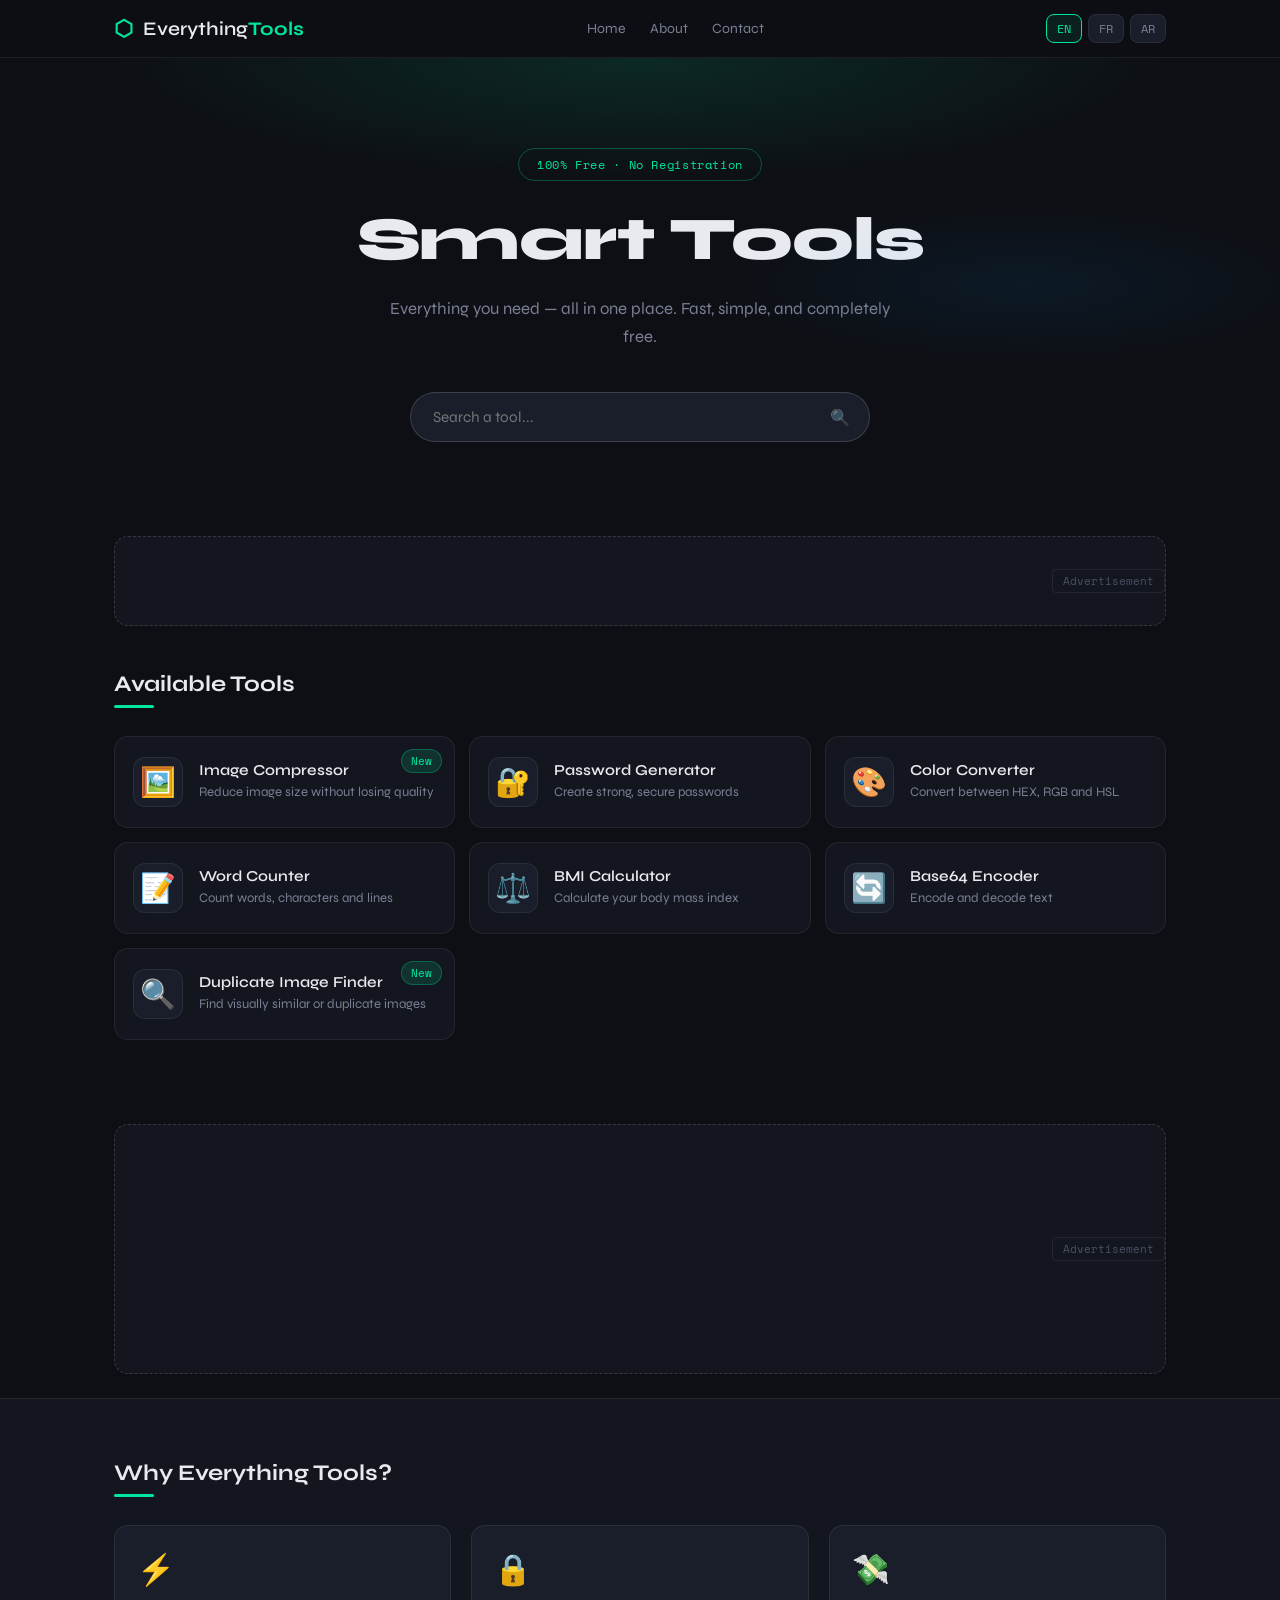
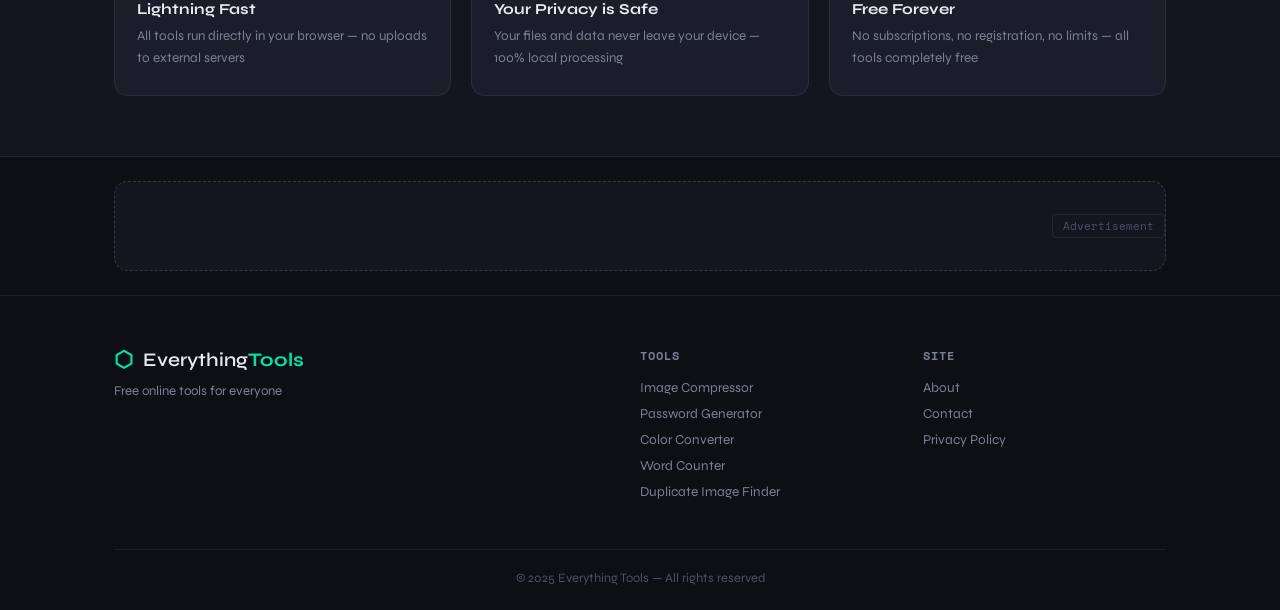
<file: index.html>
<!DOCTYPE html>
<html lang="en" dir="ltr">
<head>
  <meta charset="UTF-8">
  <meta name="viewport" content="width=device-width, initial-scale=1.0">
  <meta name="description" content="Everything Tools — Free online tools: image compressor, password generator, color converter and more">
  <title>Everything Tools — Free Online Tools</title>
  <!-- Google AdSense -->
  <script async src="https://pagead2.googlesyndication.com/pagead/js/adsbygoogle.js?client=ca-pub-XXXXXXXXXXXXXXXX" crossorigin="anonymous"></script>
  <link rel="stylesheet" href="css/style.css">
  <link rel="preconnect" href="https://fonts.googleapis.com">
  <link href="https://fonts.googleapis.com/css2?family=IBM+Plex+Sans+Arabic:wght@300;400;500;600&family=Space+Mono:wght@400;700&family=Syne:wght@400;600;700;800&display=swap" rel="stylesheet">
</head>
<body>

  <!-- HEADER -->
  <header class="header">
    <div class="container">
      <div class="logo">
        <span class="logo-icon">⬡</span>
        <span class="logo-text">Everything<strong>Tools</strong></span>
      </div>
      <nav class="nav" id="mainNav">
        <a href="index.html" data-i18n="nav.home">Home</a>
        <a href="pages/about.html" data-i18n="nav.about">About</a>
        <a href="pages/contact.html" data-i18n="nav.contact">Contact</a>
      </nav>
      <div class="lang-switcher">
        <button onclick="setLang('en')" class="lang-btn" id="btn-en">EN</button>
        <button onclick="setLang('fr')" class="lang-btn" id="btn-fr">FR</button>
        <button onclick="setLang('ar')" class="lang-btn" id="btn-ar">AR</button>
      </div>
    </div>
  </header>

  <!-- HERO -->
  <section class="hero">
    <div class="hero-bg"></div>
    <div class="container">
      <div class="hero-badge" data-i18n="hero.badge">100% Free · No Registration</div>
      <h1 class="hero-title" data-i18n="hero.title.1">Smart Tools<br><span class="accent" data-i18n="hero.title.2">At Your Fingertips</span></h1>
      <p class="hero-sub" data-i18n="hero.sub">Everything you need — all in one place. Fast, simple, and completely free.</p>
      <div class="search-bar">
        <input type="text" id="searchInput" data-i18n-placeholder="hero.search" placeholder="Search a tool..." oninput="filterTools(this.value)">
        <span class="search-icon">🔍</span>
      </div>
    </div>
  </section>


  <!-- AD BANNER — Top -->
  <div class="container">
    <div class="ad-slot ad-banner" id="ad-top">
      <ins class="adsbygoogle"
           style="display:block"
           data-ad-client="ca-pub-XXXXXXXXXXXXXXXX"
           data-ad-slot="AAAAAAAAAA"
           data-ad-format="auto"
           data-full-width-responsive="true"></ins>
      <script>(adsbygoogle = window.adsbygoogle || []).push({});</script>
      <span class="ad-label">Advertisement</span>
    </div>
  </div>

  <!-- TOOLS GRID -->
  <section class="tools-section">
    <div class="container">
      <h2 class="section-title" data-i18n="tools.title">Available Tools</h2>
      <div class="tools-grid" id="toolsGrid">

        <a href="tools/image-compressor.html" class="tool-card" data-tags="image compress photo optimize">
          <div class="tool-icon">🖼️</div>
          <div class="tool-info">
            <h3 data-i18n="tool.compressor.name">Image Compressor</h3>
            <p data-i18n="tool.compressor.desc">Reduce image size without losing quality</p>
          </div>
          <span class="tool-badge" data-i18n="badge.new">New</span>
        </a>

        <a href="tools/password-generator.html" class="tool-card" data-tags="password security generate">
          <div class="tool-icon">🔐</div>
          <div class="tool-info">
            <h3 data-i18n="tool.password.name">Password Generator</h3>
            <p data-i18n="tool.password.desc">Create strong, secure passwords</p>
          </div>
        </a>

        <a href="tools/color-converter.html" class="tool-card" data-tags="color convert hex rgb hsl">
          <div class="tool-icon">🎨</div>
          <div class="tool-info">
            <h3 data-i18n="tool.color.name">Color Converter</h3>
            <p data-i18n="tool.color.desc">Convert between HEX, RGB and HSL</p>
          </div>
        </a>

        <a href="tools/word-counter.html" class="tool-card" data-tags="word count text characters">
          <div class="tool-icon">📝</div>
          <div class="tool-info">
            <h3 data-i18n="tool.wordcount.name">Word Counter</h3>
            <p data-i18n="tool.wordcount.desc">Count words, characters and lines</p>
          </div>
        </a>

        <a href="tools/bmi-calculator.html" class="tool-card" data-tags="bmi body weight health">
          <div class="tool-icon">⚖️</div>
          <div class="tool-info">
            <h3 data-i18n="tool.bmi.name">BMI Calculator</h3>
            <p data-i18n="tool.bmi.desc">Calculate your body mass index</p>
          </div>
        </a>

        <a href="tools/base64.html" class="tool-card" data-tags="base64 encode decode text">
          <div class="tool-icon">🔄</div>
          <div class="tool-info">
            <h3 data-i18n="tool.base64.name">Base64 Encoder</h3>
            <p data-i18n="tool.base64.desc">Encode and decode text</p>
          </div>
        </a>

        <a href="tools/duplicate-finder.html" class="tool-card" data-tags="duplicate image finder photo similar">
          <div class="tool-icon">🔍</div>
          <div class="tool-info">
            <h3 data-i18n="tool.dupfinder.name">Duplicate Image Finder</h3>
            <p data-i18n="tool.dupfinder.desc">Find visually similar or duplicate images</p>
          </div>
          <span class="tool-badge" data-i18n="badge.new">New</span>
        </a>

      </div>
    </div>
  </section>


  <!-- AD BANNER — Middle -->
  <div class="container">
    <div class="ad-slot ad-banner-tall" id="ad-mid">
      <ins class="adsbygoogle"
           style="display:block"
           data-ad-client="ca-pub-XXXXXXXXXXXXXXXX"
           data-ad-slot="BBBBBBBBBB"
           data-ad-format="auto"
           data-full-width-responsive="true"></ins>
      <script>(adsbygoogle = window.adsbygoogle || []).push({});</script>
      <span class="ad-label">Advertisement</span>
    </div>
  </div>

  <!-- WHY US -->
  <section class="features-section">
    <div class="container">
      <h2 class="section-title" data-i18n="features.title">Why Everything Tools?</h2>
      <div class="features-grid">
        <div class="feature-card">
          <span class="feature-icon">⚡</span>
          <h3 data-i18n="features.fast.title">Lightning Fast</h3>
          <p data-i18n="features.fast.desc">All tools run directly in your browser — no uploads to external servers</p>
        </div>
        <div class="feature-card">
          <span class="feature-icon">🔒</span>
          <h3 data-i18n="features.private.title">Your Privacy is Safe</h3>
          <p data-i18n="features.private.desc">Your files and data never leave your device — 100% local processing</p>
        </div>
        <div class="feature-card">
          <span class="feature-icon">💸</span>
          <h3 data-i18n="features.free.title">Free Forever</h3>
          <p data-i18n="features.free.desc">No subscriptions, no registration, no limits — all tools completely free</p>
        </div>
      </div>
    </div>
  </section>

  <!-- AD BANNER — Bottom -->
  <div class="container">
    <div class="ad-slot ad-banner" id="ad-bottom">
      <ins class="adsbygoogle"
           style="display:block"
           data-ad-client="ca-pub-XXXXXXXXXXXXXXXX"
           data-ad-slot="CCCCCCCCCC"
           data-ad-format="auto"
           data-full-width-responsive="true"></ins>
      <script>(adsbygoogle = window.adsbygoogle || []).push({});</script>
      <span class="ad-label">Advertisement</span>
    </div>
  </div>

  <!-- FOOTER -->
  <footer class="footer">
    <div class="container">
      <div class="footer-grid">
        <div class="footer-brand">
          <div class="logo" style="margin-bottom:10px">
            <span class="logo-icon">⬡</span>
            <span class="logo-text">Everything<strong>Tools</strong></span>
          </div>
          <p data-i18n="footer.tagline">Free online tools for everyone</p>
        </div>
        <div class="footer-links">
          <h4 data-i18n="footer.tools">Tools</h4>
          <a href="tools/image-compressor.html" data-i18n="tool.compressor.name">Image Compressor</a>
          <a href="tools/password-generator.html" data-i18n="tool.password.name">Password Generator</a>
          <a href="tools/color-converter.html" data-i18n="tool.color.name">Color Converter</a>
          <a href="tools/word-counter.html" data-i18n="tool.wordcount.name">Word Counter</a>
          <a href="tools/duplicate-finder.html" data-i18n="tool.dupfinder.name">Duplicate Image Finder</a>
        </div>
        <div class="footer-links">
          <h4 data-i18n="footer.site">Site</h4>
          <a href="pages/about.html" data-i18n="nav.about">About</a>
          <a href="pages/contact.html" data-i18n="nav.contact">Contact</a>
          <a href="pages/privacy.html" data-i18n="nav.privacy">Privacy Policy</a>
        </div>
      </div>
      <div class="footer-bottom">
        <p>© 2025 Everything Tools — <span data-i18n="footer.rights">All rights reserved</span></p>
      </div>
    </div>
  </footer>

  <script src="js/main.js"></script>
  <script src="js/i18n.js"></script>
  <script>initI18n();</script>
</body>
</html>
</file>
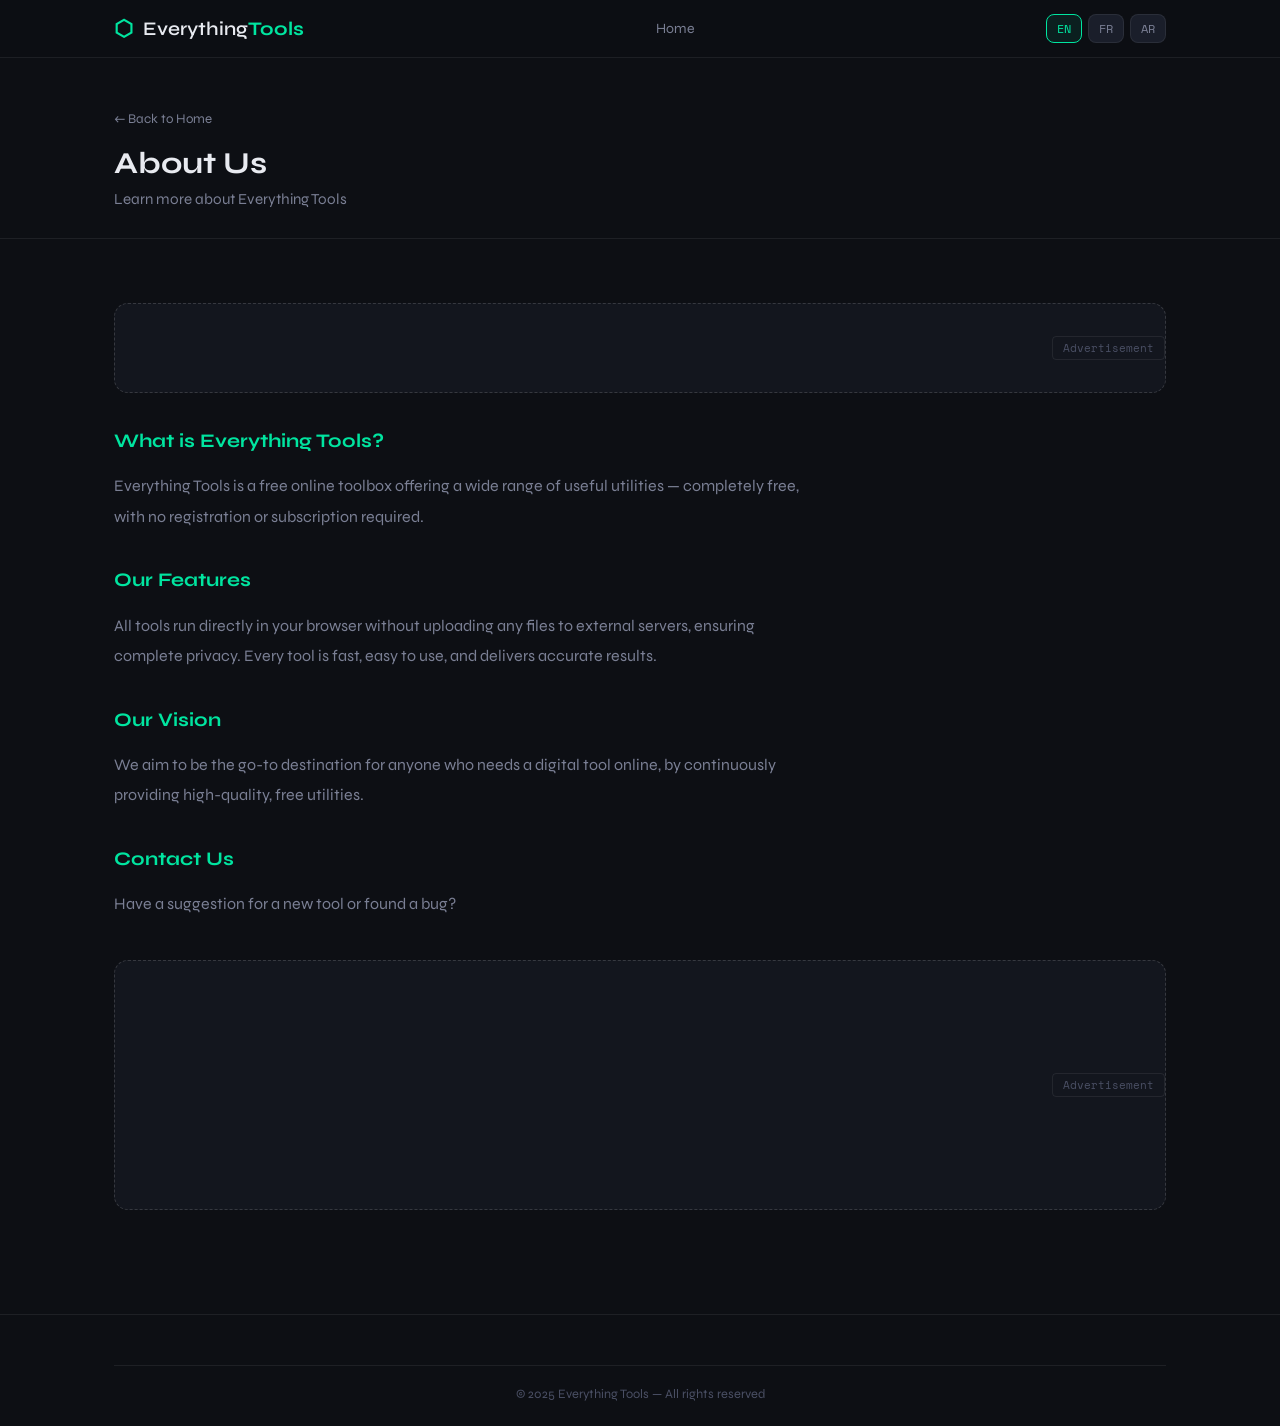
<file: pages/about.html>
<!DOCTYPE html>
<html lang="en" dir="ltr">
<head>
  <meta charset="UTF-8">
  <meta name="viewport" content="width=device-width, initial-scale=1.0">
  <title>About — Everything Tools</title>
  <!-- Google AdSense -->
  <script async src="https://pagead2.googlesyndication.com/pagead/js/adsbygoogle.js?client=ca-pub-XXXXXXXXXXXXXXXX" crossorigin="anonymous"></script>
  <link rel="stylesheet" href="../css/style.css">
  <link href="https://fonts.googleapis.com/css2?family=Syne:wght@400;600;700;800&family=IBM+Plex+Sans+Arabic:wght@300;400;500;600&family=Space+Mono:wght@400;700&display=swap" rel="stylesheet">
  <style>
    .about-content { max-width: 700px; line-height: 1.9; }
    .about-content h2 { font-size: 1.2rem; font-weight: 700; margin: 30px 0 12px; color: var(--accent); }
    .about-content p { color: var(--text-muted); margin-bottom: 14px; }
  </style>
</head>
<body>
  <header class="header">
    <div class="container">
      <a href="../index.html" class="logo" style="text-decoration:none">
        <span class="logo-icon">⬡</span>
        <span class="logo-text">Everything<strong>Tools</strong></span>
      </a>
      <nav class="nav">
        <a href="../index.html" data-i18n="nav.home">Home</a>
      </nav>
      <div class="lang-switcher">
        <button onclick="setLang('en')" class="lang-btn" id="btn-en">EN</button>
        <button onclick="setLang('fr')" class="lang-btn" id="btn-fr">FR</button>
        <button onclick="setLang('ar')" class="lang-btn" id="btn-ar">AR</button>
      </div>
    </div>
  </header>

  <div class="tool-page-header">
    <div class="container">
      <a href="../index.html" class="back-link" data-i18n="back">← Back to Home</a>
      <h1 data-i18n="about.title">About Us</h1>
      <p data-i18n="about.sub">Learn more about Everything Tools</p>
    </div>
  </div>

  <div class="tool-workspace">
    <div class="container">

      <!-- AD TOP -->
      <div class="ad-slot ad-banner" id="ad-top">
        <ins class="adsbygoogle" style="display:block"
             data-ad-client="ca-pub-XXXXXXXXXXXXXXXX"
             data-ad-slot="AAAAAAAAAA"
             data-ad-format="auto"
             data-full-width-responsive="true"></ins>
        <script>(adsbygoogle = window.adsbygoogle || []).push({});</script>
        <span class="ad-label">Advertisement</span>
      </div>

      <div class="about-content">
        <h2 data-i18n="about.s1.title">What is Everything Tools?</h2>
        <p data-i18n="about.s1.text">Everything Tools is a free online toolbox offering a wide range of useful utilities — completely free, with no registration or subscription required.</p>

        <h2 data-i18n="about.s2.title">Our Features</h2>
        <p data-i18n="about.s2.text">All tools run directly in your browser without uploading any files to external servers, ensuring complete privacy. We make sure every tool is fast, easy to use, and delivers accurate results.</p>

        <h2 data-i18n="about.s3.title">Our Vision</h2>
        <p data-i18n="about.s3.text">We aim to be the go-to destination for anyone who needs a digital tool online, by continuously providing high-quality, free utilities.</p>

        <h2 data-i18n="about.s4.title">Contact Us</h2>
        <p data-i18n="about.s4.text">Have a suggestion for a new tool or found a bug? <a href="contact.html" style="color:var(--accent)" data-i18n="about.s4.link">Contact us</a> and we'll be happy to help.</p>
      </div>

      <!-- AD BOTTOM -->
      <div class="ad-slot ad-banner-tall" id="ad-bottom" style="margin-top:40px">
        <ins class="adsbygoogle" style="display:block"
             data-ad-client="ca-pub-XXXXXXXXXXXXXXXX"
             data-ad-slot="BBBBBBBBBB"
             data-ad-format="auto"
             data-full-width-responsive="true"></ins>
        <script>(adsbygoogle = window.adsbygoogle || []).push({});</script>
        <span class="ad-label">Advertisement</span>
      </div>

    </div>
  </div>

  <footer class="footer">
    <div class="container">
      <div class="footer-bottom">
        <p>© 2025 Everything Tools — <span data-i18n="footer.rights">All rights reserved</span></p>
      </div>
    </div>
  </footer>

  <script src="../js/i18n.js"></script>
  <script>initI18n();</script>
</body>
</html>
</file>
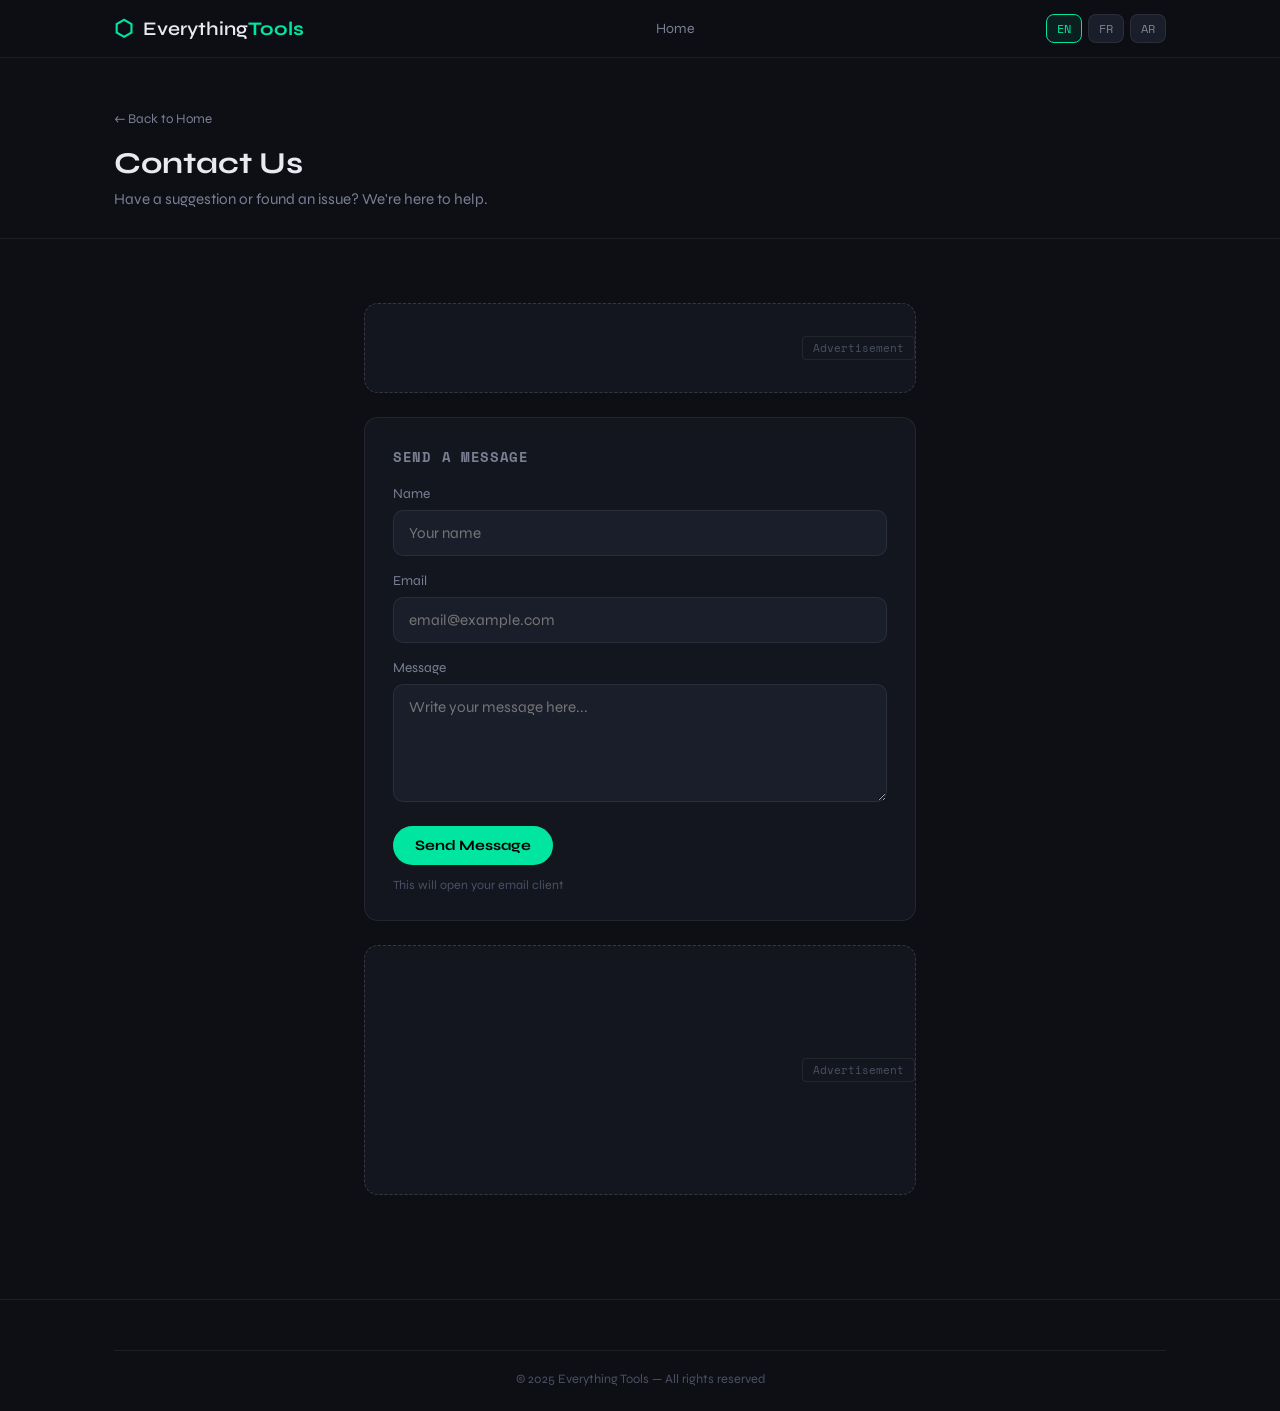
<file: pages/contact.html>
<!DOCTYPE html>
<html lang="en" dir="ltr">
<head>
  <meta charset="UTF-8">
  <meta name="viewport" content="width=device-width, initial-scale=1.0">
  <title>Contact — Everything Tools</title>
  <!-- Google AdSense -->
  <script async src="https://pagead2.googlesyndication.com/pagead/js/adsbygoogle.js?client=ca-pub-XXXXXXXXXXXXXXXX" crossorigin="anonymous"></script>
  <link rel="stylesheet" href="../css/style.css">
  <link href="https://fonts.googleapis.com/css2?family=Syne:wght@400;600;700;800&family=IBM+Plex+Sans+Arabic:wght@300;400;500;600&family=Space+Mono:wght@400;700&display=swap" rel="stylesheet">
</head>
<body>
  <header class="header">
    <div class="container">
      <a href="../index.html" class="logo" style="text-decoration:none">
        <span class="logo-icon">⬡</span>
        <span class="logo-text">Everything<strong>Tools</strong></span>
      </a>
      <nav class="nav">
        <a href="../index.html" data-i18n="nav.home">Home</a>
      </nav>
      <div class="lang-switcher">
        <button onclick="setLang('en')" class="lang-btn" id="btn-en">EN</button>
        <button onclick="setLang('fr')" class="lang-btn" id="btn-fr">FR</button>
        <button onclick="setLang('ar')" class="lang-btn" id="btn-ar">AR</button>
      </div>
    </div>
  </header>

  <div class="tool-page-header">
    <div class="container">
      <a href="../index.html" class="back-link" data-i18n="back">← Back to Home</a>
      <h1 data-i18n="contact.title">Contact Us</h1>
      <p data-i18n="contact.sub">Have a suggestion or found an issue? We're here to help.</p>
    </div>
  </div>

  <div class="tool-workspace">
    <div class="container" style="max-width:600px">

      <!-- AD TOP -->
      <div class="ad-slot ad-banner" id="ad-top">
        <ins class="adsbygoogle" style="display:block"
             data-ad-client="ca-pub-XXXXXXXXXXXXXXXX"
             data-ad-slot="AAAAAAAAAA"
             data-ad-format="auto"
             data-full-width-responsive="true"></ins>
        <script>(adsbygoogle = window.adsbygoogle || []).push({});</script>
        <span class="ad-label">Advertisement</span>
      </div>

      <div class="tool-box">
        <h2 data-i18n="contact.form.title">SEND A MESSAGE</h2>
        <div style="margin-bottom:16px">
          <label style="font-size:0.85rem;color:var(--text-muted);display:block;margin-bottom:8px" data-i18n="contact.form.name">Name</label>
          <input class="input-field" type="text" id="nameField" data-i18n-placeholder="contact.form.name.ph">
        </div>
        <div style="margin-bottom:16px">
          <label style="font-size:0.85rem;color:var(--text-muted);display:block;margin-bottom:8px" data-i18n="contact.form.email">Email</label>
          <input class="input-field" type="email" id="emailField" placeholder="email@example.com" dir="ltr">
        </div>
        <div style="margin-bottom:20px">
          <label style="font-size:0.85rem;color:var(--text-muted);display:block;margin-bottom:8px" data-i18n="contact.form.message">Message</label>
          <textarea class="input-field" id="msgField" rows="5" data-i18n-placeholder="contact.form.message.ph"></textarea>
        </div>
        <button class="btn" onclick="sendEmail()" data-i18n="contact.form.send">Send Message</button>
        <p style="font-size:0.78rem;color:var(--text-dim);margin-top:12px" data-i18n="contact.form.note">This will open your email client</p>
      </div>

      <!-- AD BOTTOM -->
      <div class="ad-slot ad-banner-tall" id="ad-bottom">
        <ins class="adsbygoogle" style="display:block"
             data-ad-client="ca-pub-XXXXXXXXXXXXXXXX"
             data-ad-slot="BBBBBBBBBB"
             data-ad-format="auto"
             data-full-width-responsive="true"></ins>
        <script>(adsbygoogle = window.adsbygoogle || []).push({});</script>
        <span class="ad-label">Advertisement</span>
      </div>

    </div>
  </div>

  <footer class="footer">
    <div class="container">
      <div class="footer-bottom">
        <p>© 2025 Everything Tools — <span data-i18n="footer.rights">All rights reserved</span></p>
      </div>
    </div>
  </footer>

  <script>
    function sendEmail() {
      const name = document.getElementById('nameField').value;
      const email = document.getElementById('emailField').value;
      const msg = document.getElementById('msgField').value;
      const mailto = `mailto:YOUR_EMAIL@gmail.com?subject=Message from ${encodeURIComponent(name)}&body=${encodeURIComponent(msg + '\n\n-- ' + email)}`;
      window.location.href = mailto;
    }
  </script>
  <script src="../js/i18n.js"></script>
  <script>initI18n();</script>
</body>
</html>
</file>
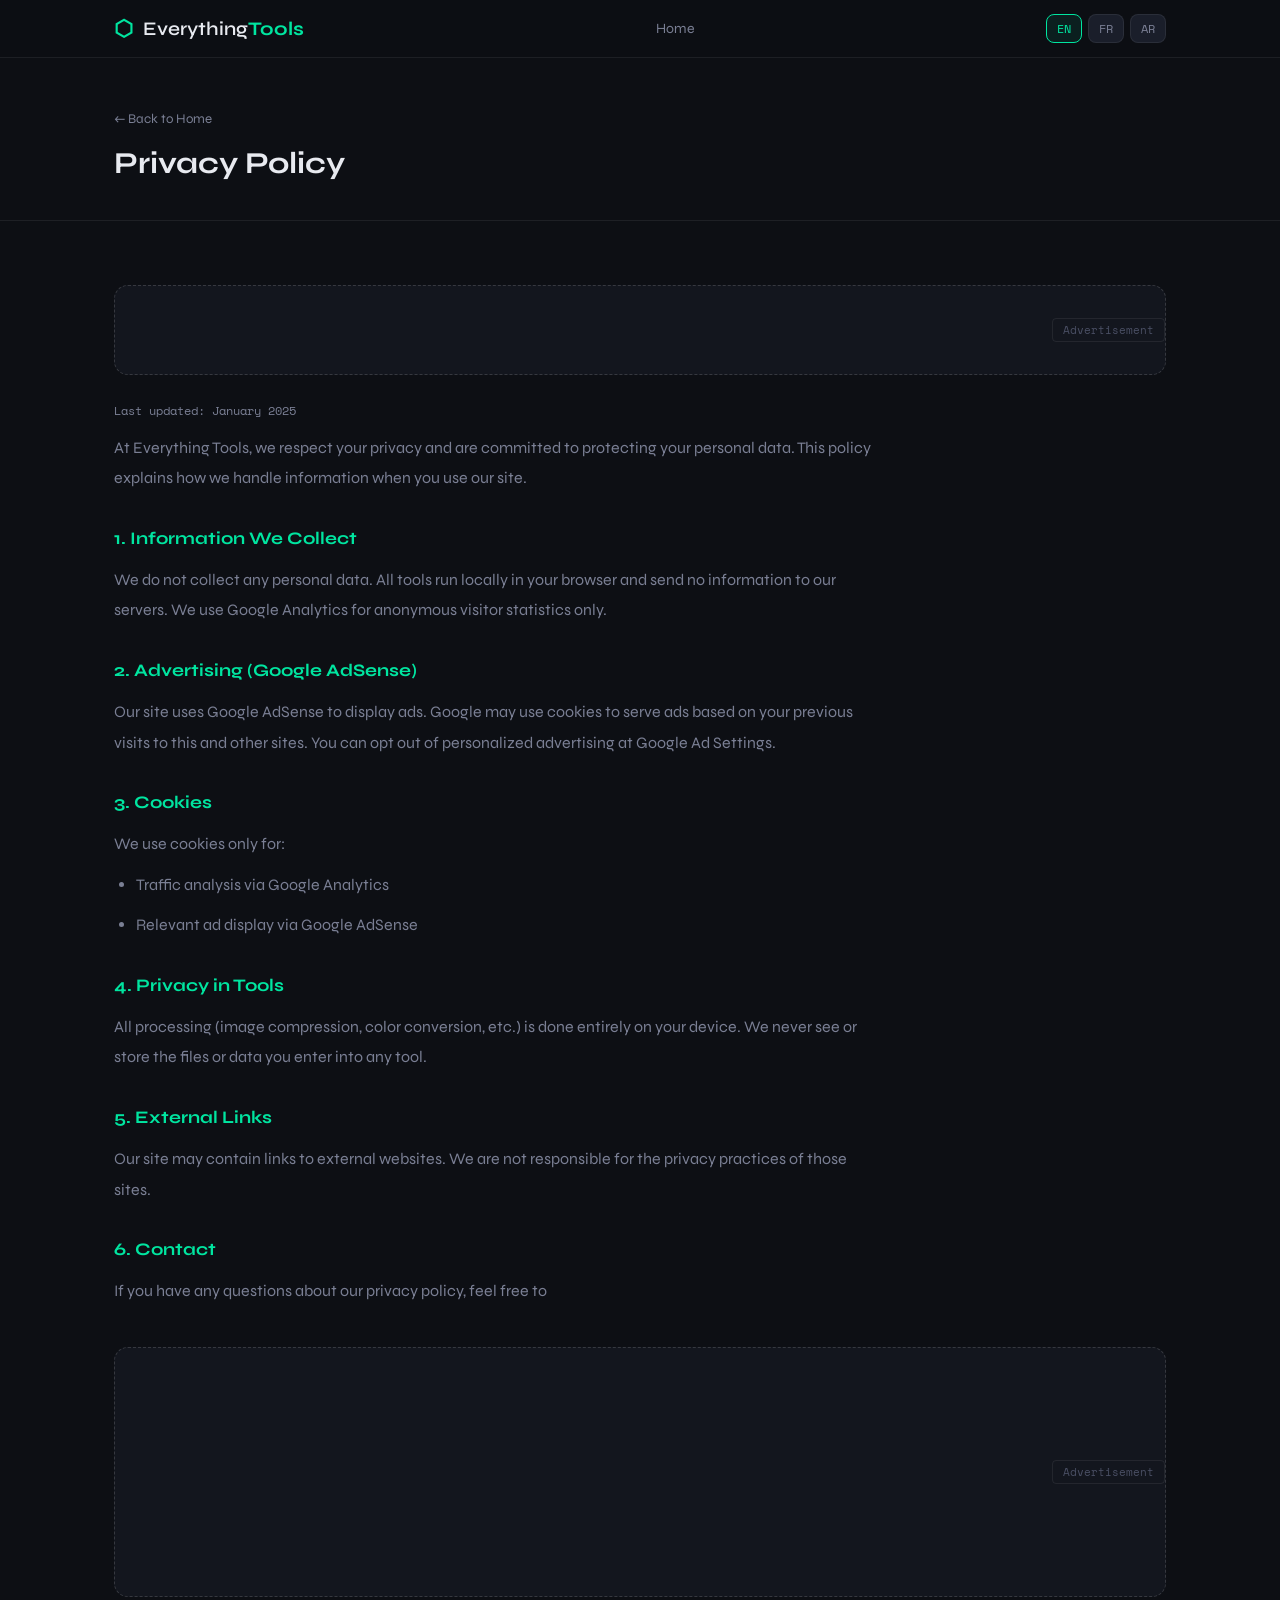
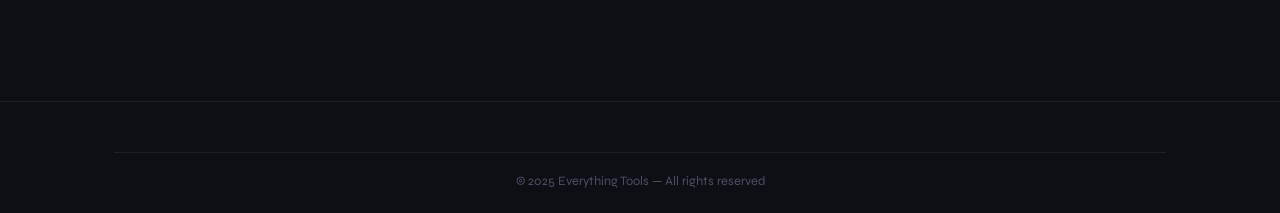
<file: pages/privacy.html>
<!DOCTYPE html>
<html lang="en" dir="ltr">
<head>
  <meta charset="UTF-8">
  <meta name="viewport" content="width=device-width, initial-scale=1.0">
  <title>Privacy Policy — Everything Tools</title>
  <!-- Google AdSense -->
  <script async src="https://pagead2.googlesyndication.com/pagead/js/adsbygoogle.js?client=ca-pub-XXXXXXXXXXXXXXXX" crossorigin="anonymous"></script>
  <link rel="stylesheet" href="../css/style.css">
  <link href="https://fonts.googleapis.com/css2?family=Syne:wght@400;600;700;800&family=IBM+Plex+Sans+Arabic:wght@300;400;500;600&family=Space+Mono:wght@400;700&display=swap" rel="stylesheet">
  <style>
    .privacy-content { max-width: 760px; line-height: 1.9; }
    .privacy-content h2 { font-size: 1.1rem; font-weight: 700; margin: 28px 0 10px; color: var(--accent); }
    .privacy-content p, .privacy-content li { color: var(--text-muted); margin-bottom: 10px; }
    .privacy-content ul { padding-inline-start: 22px; }
    .last-updated { font-family: var(--font-mono); font-size: 0.78rem; color: var(--text-dim); margin-bottom: 28px; }
  </style>
</head>
<body>
  <header class="header">
    <div class="container">
      <a href="../index.html" class="logo" style="text-decoration:none">
        <span class="logo-icon">⬡</span>
        <span class="logo-text">Everything<strong>Tools</strong></span>
      </a>
      <nav class="nav">
        <a href="../index.html" data-i18n="nav.home">Home</a>
      </nav>
      <div class="lang-switcher">
        <button onclick="setLang('en')" class="lang-btn" id="btn-en">EN</button>
        <button onclick="setLang('fr')" class="lang-btn" id="btn-fr">FR</button>
        <button onclick="setLang('ar')" class="lang-btn" id="btn-ar">AR</button>
      </div>
    </div>
  </header>

  <div class="tool-page-header">
    <div class="container">
      <a href="../index.html" class="back-link" data-i18n="back">← Back to Home</a>
      <h1 data-i18n="privacy.title">Privacy Policy</h1>
    </div>
  </div>

  <div class="tool-workspace">
    <div class="container">

      <!-- AD TOP -->
      <div class="ad-slot ad-banner" id="ad-top">
        <ins class="adsbygoogle" style="display:block"
             data-ad-client="ca-pub-XXXXXXXXXXXXXXXX"
             data-ad-slot="AAAAAAAAAA"
             data-ad-format="auto"
             data-full-width-responsive="true"></ins>
        <script>(adsbygoogle = window.adsbygoogle || []).push({});</script>
        <span class="ad-label">Advertisement</span>
      </div>

      <div class="privacy-content">
        <p class="last-updated" data-i18n="privacy.updated">Last updated: January 2025</p>
        <p data-i18n="privacy.intro">At Everything Tools, we respect your privacy and are committed to protecting your personal data. This policy explains how we handle information when you use our site.</p>

        <h2 data-i18n="privacy.s1.title">1. Information We Collect</h2>
        <p data-i18n="privacy.s1.text">We do not collect any personal data. All tools run locally in your browser and send no information to our servers. We use Google Analytics for anonymous visitor statistics only.</p>

        <h2 data-i18n="privacy.s2.title">2. Advertising (Google AdSense)</h2>
        <p data-i18n="privacy.s2.text">Our site uses Google AdSense to display ads. Google may use cookies to serve ads based on your previous visits to this and other sites. You can opt out of personalized advertising at <a href="https://www.google.com/settings/ads" style="color:var(--accent)" target="_blank">Google Ad Settings</a>.</p>

        <h2 data-i18n="privacy.s3.title">3. Cookies</h2>
        <p data-i18n="privacy.s3.intro">We use cookies only for:</p>
        <ul>
          <li data-i18n="privacy.s3.li1">Traffic analysis via Google Analytics</li>
          <li data-i18n="privacy.s3.li2">Relevant ad display via Google AdSense</li>
        </ul>

        <h2 data-i18n="privacy.s4.title">4. Privacy in Tools</h2>
        <p data-i18n="privacy.s4.text">All processing (image compression, color conversion, etc.) is done entirely on your device. We never see or store the files or data you enter into any tool.</p>

        <h2 data-i18n="privacy.s5.title">5. External Links</h2>
        <p data-i18n="privacy.s5.text">Our site may contain links to external websites. We are not responsible for the privacy practices of those sites.</p>

        <h2 data-i18n="privacy.s6.title">6. Contact</h2>
        <p data-i18n="privacy.s6.text">If you have any questions about our privacy policy, feel free to <a href="contact.html" style="color:var(--accent)" data-i18n="privacy.s6.link">contact us</a>.</p>
      </div>

      <!-- AD BOTTOM -->
      <div class="ad-slot ad-banner-tall" id="ad-bottom" style="margin-top:40px">
        <ins class="adsbygoogle" style="display:block"
             data-ad-client="ca-pub-XXXXXXXXXXXXXXXX"
             data-ad-slot="BBBBBBBBBB"
             data-ad-format="auto"
             data-full-width-responsive="true"></ins>
        <script>(adsbygoogle = window.adsbygoogle || []).push({});</script>
        <span class="ad-label">Advertisement</span>
      </div>

    </div>
  </div>

  <footer class="footer">
    <div class="container">
      <div class="footer-bottom">
        <p>© 2025 Everything Tools — <span data-i18n="footer.rights">All rights reserved</span></p>
      </div>
    </div>
  </footer>

  <script src="../js/i18n.js"></script>
  <script>initI18n();</script>
</body>
</html>
</file>
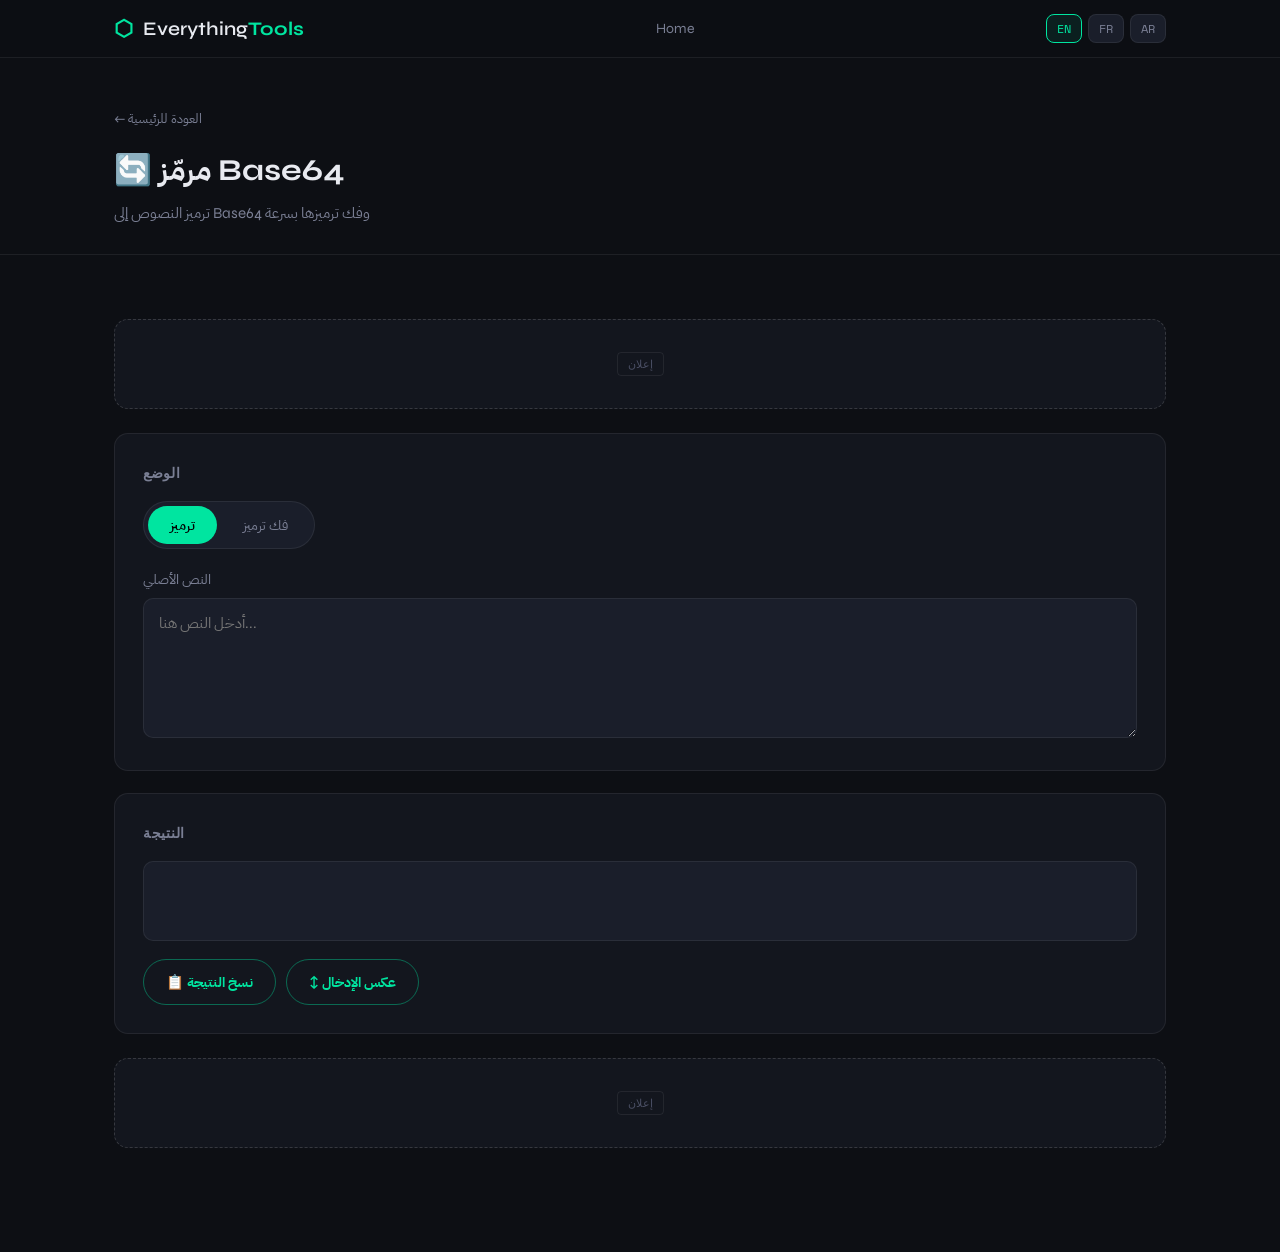
<file: tools/base64.html>
<!DOCTYPE html>
<html lang="ar" dir="rtl">
<head>
  <meta charset="UTF-8">
  <meta name="viewport" content="width=device-width, initial-scale=1.0">
  <meta name="description" content="ترميز وفك ترميز Base64 مجاناً - Everything Tools">
  <title>مرمّز Base64 — Everything Tools</title>
    <!-- Google AdSense -->
  <script async src="https://pagead2.googlesyndication.com/pagead/js/adsbygoogle.js?client=ca-pub-XXXXXXXXXXXXXXXX" crossorigin="anonymous"></script>
<link rel="stylesheet" href="../css/style.css">
  <link href="https://fonts.googleapis.com/css2?family=Syne:wght@400;600;700;800&family=IBM+Plex+Sans+Arabic:wght@300;400;500;600&family=Space+Mono:wght@400;700&display=swap" rel="stylesheet">
  <style>
    textarea.input-field { min-height: 140px; resize: vertical; }
    .mode-toggle { display: flex; background: var(--bg3); border: 1px solid var(--border); border-radius: 100px; padding: 4px; gap: 4px; width: fit-content; margin-bottom: 20px; }
    .mode-btn { padding: 8px 22px; border-radius: 100px; border: none; background: none; color: var(--text-muted); cursor: pointer; font-family: var(--font-main); font-size: 0.9rem; transition: all 0.2s; }
    .mode-btn.active { background: var(--accent); color: #000; font-weight: 600; }
  </style>
</head>
<body>
  <header class="header">
    <div class="container">
      <div class="logo"><span class="logo-icon">⬡</span><span class="logo-text">Everything<strong>Tools</strong></span></div>
      <nav class="nav"><a href="../index.html" data-i18n="nav.home">Home</a></nav><div class="lang-switcher"><button onclick="setLang('en')" class="lang-btn" id="btn-en">EN</button><button onclick="setLang('fr')" class="lang-btn" id="btn-fr">FR</button><button onclick="setLang('ar')" class="lang-btn" id="btn-ar">AR</button></div>
    </div>
  </header>

  <div class="tool-page-header">
    <div class="container">
      <a href="../index.html" class="back-link">← العودة للرئيسية</a>
      <h1>🔄 مرمّز Base64</h1>
      <p>ترميز النصوص إلى Base64 وفك ترميزها بسرعة</p>
    </div>
  </div>

  <div class="tool-workspace">
    <div class="container">
      <div class="ad-slot ad-banner"><span class="ad-label">إعلان</span></div>

      <div class="tool-box">
        <h2>الوضع</h2>
        <div class="mode-toggle">
          <button class="mode-btn active" id="encodeBtn" onclick="setMode('encode')">ترميز</button>
          <button class="mode-btn" id="decodeBtn" onclick="setMode('decode')">فك ترميز</button>
        </div>

        <div id="encodeMode">
          <label style="font-size:0.85rem;color:var(--text-muted);display:block;margin-bottom:8px">النص الأصلي</label>
          <textarea class="input-field" id="inputText" placeholder="أدخل النص هنا..." oninput="process()"></textarea>
        </div>

        <div id="decodeMode" style="display:none">
          <label style="font-size:0.85rem;color:var(--text-muted);display:block;margin-bottom:8px">نص Base64</label>
          <textarea class="input-field" id="inputB64" placeholder="أدخل نص Base64 هنا..." oninput="process()"></textarea>
        </div>
      </div>

      <div class="tool-box">
        <h2>النتيجة</h2>
        <div class="result-box" id="output" style="min-height:80px;white-space:pre-wrap;word-break:break-all"></div>
        <div class="row-btns">
          <button class="btn btn-outline" onclick="copyToClipboard(document.getElementById('output').textContent, this)">📋 نسخ النتيجة</button>
          <button class="btn btn-outline" onclick="swapIO()">↕ عكس الإدخال</button>
        </div>
      </div>

      <div class="ad-slot ad-banner"><span class="ad-label">إعلان</span></div>
    </div>
  </div>

  <script src="../js/main.js"></script>
  <script>
    let mode = 'encode';

    function setMode(m) {
      mode = m;
      document.getElementById('encodeMode').style.display = m === 'encode' ? 'block' : 'none';
      document.getElementById('decodeMode').style.display = m === 'decode' ? 'block' : 'none';
      document.getElementById('encodeBtn').classList.toggle('active', m === 'encode');
      document.getElementById('decodeBtn').classList.toggle('active', m === 'decode');
      process();
    }

    function process() {
      const out = document.getElementById('output');
      try {
        if (mode === 'encode') {
          const text = document.getElementById('inputText').value;
          out.textContent = text ? btoa(unescape(encodeURIComponent(text))) : '';
          out.style.color = 'var(--accent)';
        } else {
          const b64 = document.getElementById('inputB64').value.trim();
          out.textContent = b64 ? decodeURIComponent(escape(atob(b64))) : '';
          out.style.color = 'var(--accent)';
        }
      } catch {
        out.textContent = '⚠ نص غير صالح';
        out.style.color = '#FF6B6B';
      }
    }

    function swapIO() {
      const result = document.getElementById('output').textContent;
      if (!result || result.startsWith('⚠')) return;
      if (mode === 'encode') {
        setMode('decode');
        document.getElementById('inputB64').value = result;
      } else {
        setMode('encode');
        document.getElementById('inputText').value = result;
      }
      process();
    }
  </script>
<script src="../js/i18n.js"></script>
<script>initI18n();</script>
</body>
</html>
</file>
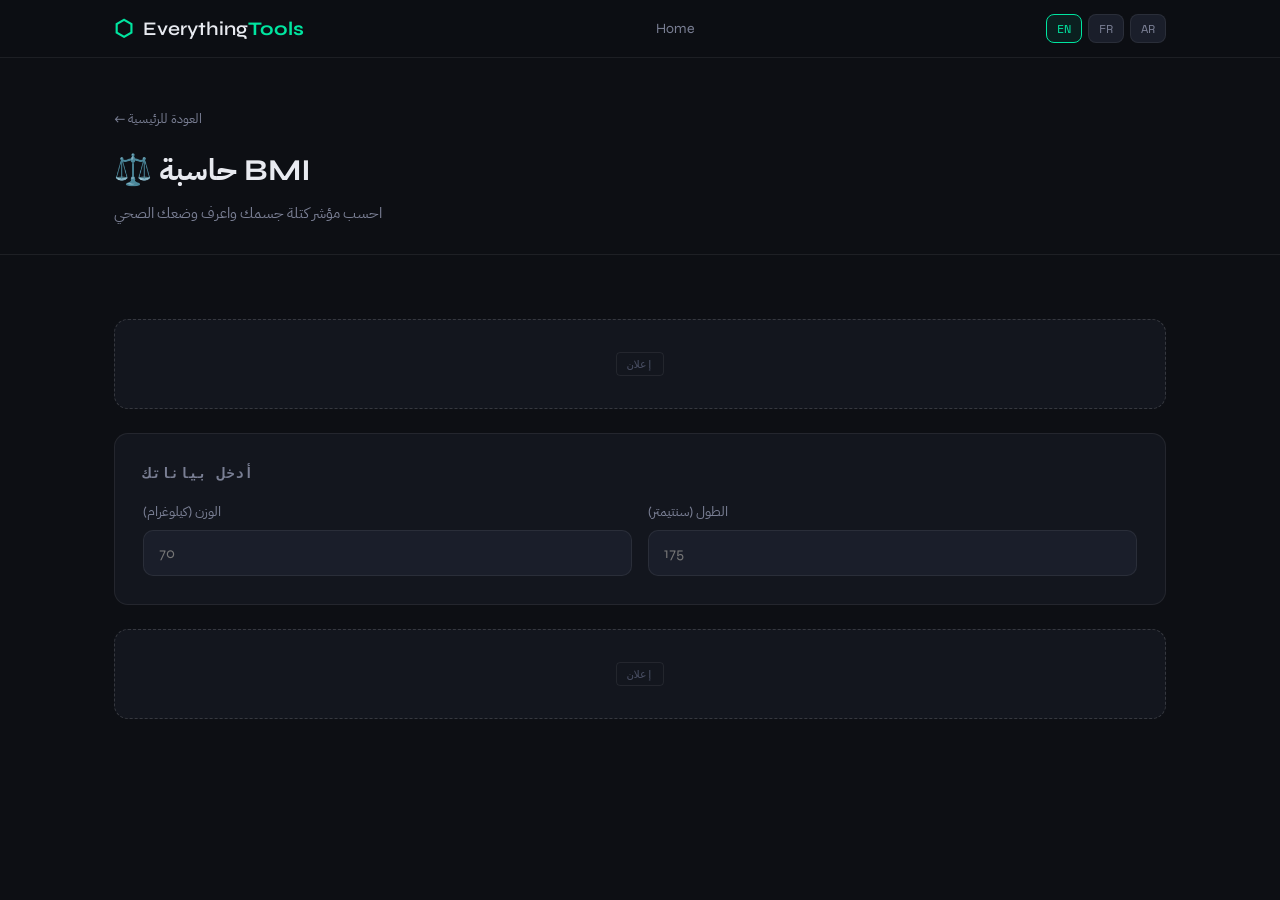
<file: tools/bmi-calculator.html>
<!DOCTYPE html>
<html lang="ar" dir="rtl">
<head>
  <meta charset="UTF-8">
  <meta name="viewport" content="width=device-width, initial-scale=1.0">
  <meta name="description" content="حاسبة مؤشر كتلة الجسم BMI - Everything Tools">
  <title>حاسبة BMI — Everything Tools</title>
    <!-- Google AdSense -->
  <script async src="https://pagead2.googlesyndication.com/pagead/js/adsbygoogle.js?client=ca-pub-XXXXXXXXXXXXXXXX" crossorigin="anonymous"></script>
<link rel="stylesheet" href="../css/style.css">
  <link href="https://fonts.googleapis.com/css2?family=Syne:wght@400;600;700;800&family=IBM+Plex+Sans+Arabic:wght@300;400;500;600&family=Space+Mono:wght@400;700&display=swap" rel="stylesheet">
  <style>
    .bmi-result { text-align: center; padding: 30px; }
    .bmi-number { font-size: 4rem; font-weight: 700; font-family: var(--font-mono); }
    .bmi-category { font-size: 1.2rem; font-weight: 500; margin-top: 8px; }
    .bmi-scale { margin-top: 24px; border-radius: 8px; overflow: hidden; height: 12px; display: flex; }
    .bmi-scale-seg { flex: 1; }
    .bmi-pointer { text-align: center; font-size: 0.75rem; color: var(--text-muted); margin-top: 8px; font-family: var(--font-mono); }
    .bmi-table { width: 100%; border-collapse: collapse; }
    .bmi-table td, .bmi-table th { padding: 10px 14px; text-align: right; font-size: 0.88rem; border-bottom: 1px solid var(--border); }
    .bmi-table th { color: var(--text-muted); font-weight: 500; font-family: var(--font-mono); font-size: 0.78rem; }
    .form-row { display: grid; grid-template-columns: 1fr 1fr; gap: 16px; }
    .form-group label { display: block; font-size: 0.85rem; color: var(--text-muted); margin-bottom: 8px; }
  </style>
</head>
<body>
  <header class="header">
    <div class="container">
      <div class="logo"><span class="logo-icon">⬡</span><span class="logo-text">Everything<strong>Tools</strong></span></div>
      <nav class="nav"><a href="../index.html" data-i18n="nav.home">Home</a></nav><div class="lang-switcher"><button onclick="setLang('en')" class="lang-btn" id="btn-en">EN</button><button onclick="setLang('fr')" class="lang-btn" id="btn-fr">FR</button><button onclick="setLang('ar')" class="lang-btn" id="btn-ar">AR</button></div>
    </div>
  </header>

  <div class="tool-page-header">
    <div class="container">
      <a href="../index.html" class="back-link">← العودة للرئيسية</a>
      <h1>⚖️ حاسبة BMI</h1>
      <p>احسب مؤشر كتلة جسمك واعرف وضعك الصحي</p>
    </div>
  </div>

  <div class="tool-workspace">
    <div class="container">
      <div class="ad-slot ad-banner"><span class="ad-label">إعلان</span></div>

      <div class="tool-box">
        <h2>أدخل بياناتك</h2>
        <div class="form-row">
          <div class="form-group">
            <label>الوزن (كيلوغرام)</label>
            <input class="input-field" type="number" id="weight" placeholder="70" min="20" max="300" oninput="calculate()">
          </div>
          <div class="form-group">
            <label>الطول (سنتيمتر)</label>
            <input class="input-field" type="number" id="height" placeholder="175" min="100" max="250" oninput="calculate()">
          </div>
        </div>
      </div>

      <div class="tool-box" id="resultBox" style="display:none">
        <h2>النتيجة</h2>
        <div class="bmi-result">
          <div class="bmi-number" id="bmiNumber">-</div>
          <div class="bmi-category" id="bmiCategory"></div>
          <div class="bmi-scale">
            <div class="bmi-scale-seg" style="background:#4D96FF"></div>
            <div class="bmi-scale-seg" style="background:#6BCB77"></div>
            <div class="bmi-scale-seg" style="background:#FFD93D"></div>
            <div class="bmi-scale-seg" style="background:#FF8E53"></div>
            <div class="bmi-scale-seg" style="background:#FF6B6B"></div>
          </div>
          <div class="bmi-pointer" id="bmiPointer"></div>
        </div>

        <table class="bmi-table" style="margin-top:10px">
          <tr><th>الفئة</th><th>مؤشر BMI</th></tr>
          <tr><td>نقص في الوزن</td><td style="color:#4D96FF">أقل من 18.5</td></tr>
          <tr><td>وزن طبيعي</td><td style="color:#6BCB77">18.5 – 24.9</td></tr>
          <tr><td>زيادة في الوزن</td><td style="color:#FFD93D">25 – 29.9</td></tr>
          <tr><td>سمنة درجة أولى</td><td style="color:#FF8E53">30 – 34.9</td></tr>
          <tr><td>سمنة مفرطة</td><td style="color:#FF6B6B">35 أو أكثر</td></tr>
        </table>
      </div>

      <div class="ad-slot ad-banner"><span class="ad-label">إعلان</span></div>
    </div>
  </div>

  <script src="../js/main.js"></script>
  <script>
    function calculate() {
      const w = parseFloat(document.getElementById('weight').value);
      const h = parseFloat(document.getElementById('height').value) / 100;
      if (!w || !h || h < 0.5) return;
      const bmi = (w / (h * h)).toFixed(1);

      let category, color;
      if (bmi < 18.5) { category = 'نقص في الوزن'; color = '#4D96FF'; }
      else if (bmi < 25) { category = '✓ وزن طبيعي'; color = '#6BCB77'; }
      else if (bmi < 30) { category = 'زيادة في الوزن'; color = '#FFD93D'; }
      else if (bmi < 35) { category = 'سمنة درجة أولى'; color = '#FF8E53'; }
      else { category = 'سمنة مفرطة'; color = '#FF6B6B'; }

      document.getElementById('bmiNumber').textContent = bmi;
      document.getElementById('bmiNumber').style.color = color;
      document.getElementById('bmiCategory').textContent = category;
      document.getElementById('bmiCategory').style.color = color;
      document.getElementById('bmiPointer').textContent = `مؤشرك: ${bmi}`;
      document.getElementById('resultBox').style.display = 'block';
    }
  </script>
<script src="../js/i18n.js"></script>
<script>initI18n();</script>
</body>
</html>
</file>
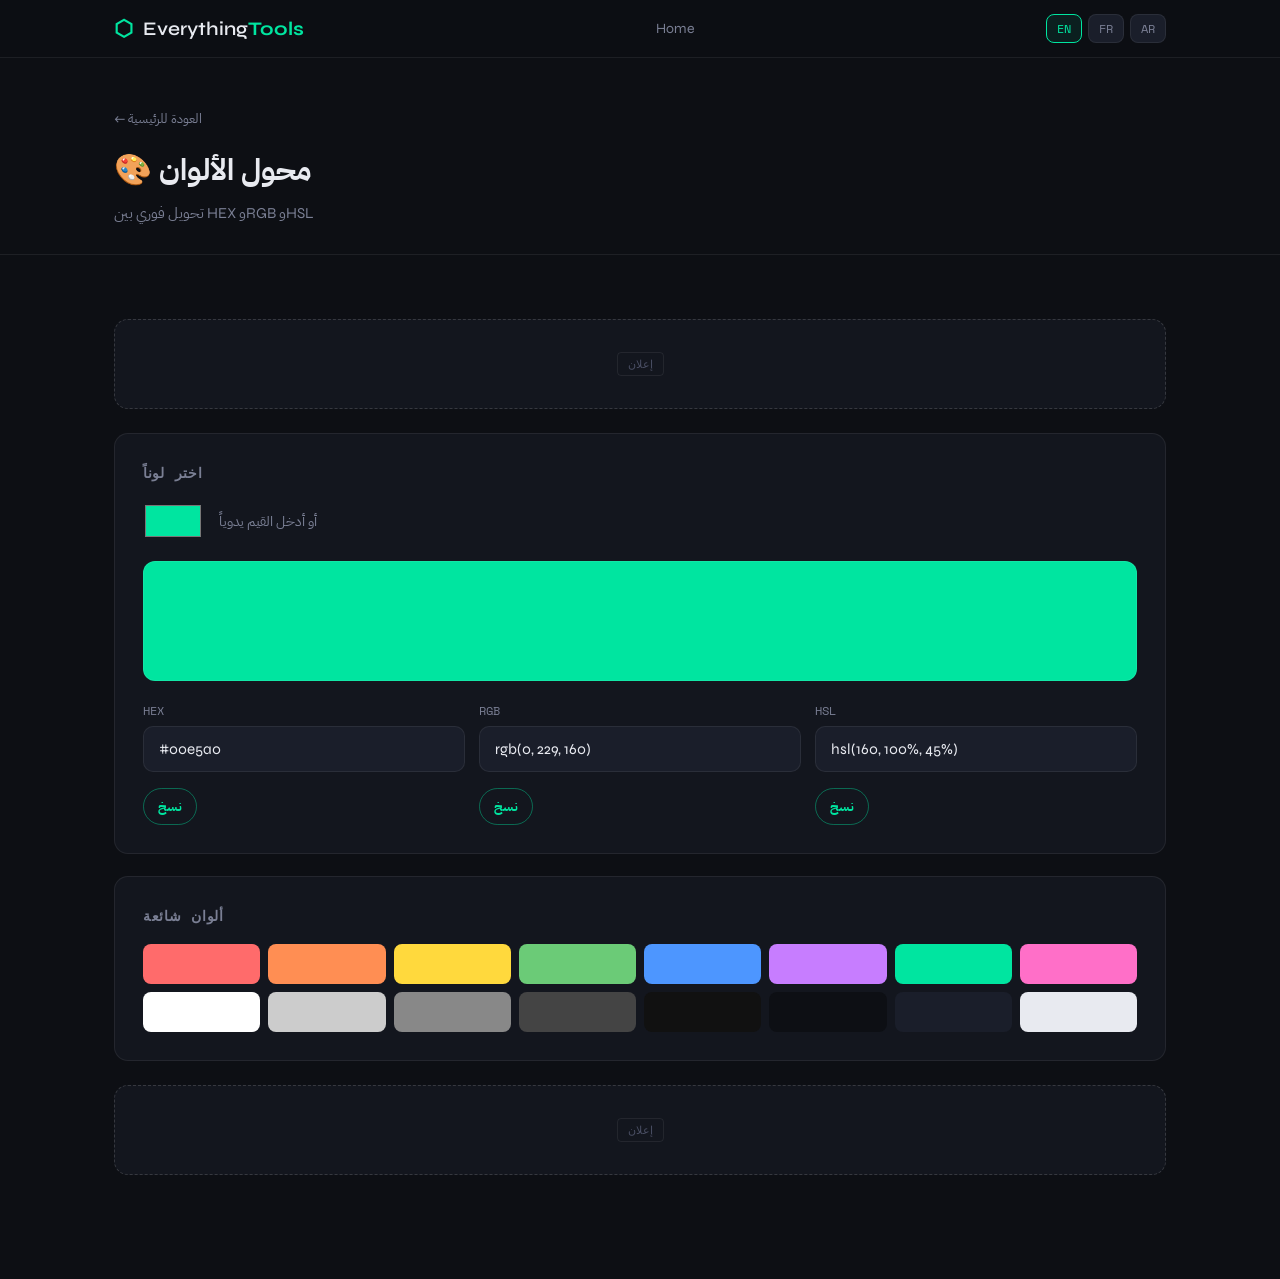
<file: tools/color-converter.html>
<!DOCTYPE html>
<html lang="ar" dir="rtl">
<head>
  <meta charset="UTF-8">
  <meta name="viewport" content="width=device-width, initial-scale=1.0">
  <meta name="description" content="تحويل الألوان بين HEX وRGB وHSL - Everything Tools">
  <title>محول الألوان — Everything Tools</title>
    <!-- Google AdSense -->
  <script async src="https://pagead2.googlesyndication.com/pagead/js/adsbygoogle.js?client=ca-pub-XXXXXXXXXXXXXXXX" crossorigin="anonymous"></script>
<link rel="stylesheet" href="../css/style.css">
  <link href="https://fonts.googleapis.com/css2?family=Syne:wght@400;600;700;800&family=IBM+Plex+Sans+Arabic:wght@300;400;500;600&family=Space+Mono:wght@400;700&display=swap" rel="stylesheet">
  <style>
    .color-preview { width: 100%; height: 120px; border-radius: 12px; margin-bottom: 20px; border: 1px solid var(--border); transition: background 0.3s; }
    .color-formats { display: grid; grid-template-columns: 1fr 1fr 1fr; gap: 14px; }
    .color-field label { display: block; font-size: 0.78rem; color: var(--text-muted); margin-bottom: 6px; font-family: var(--font-mono); }
    .color-field input { width: 100%; }
    .palette-grid { display: grid; grid-template-columns: repeat(8, 1fr); gap: 8px; }
    .palette-swatch { height: 40px; border-radius: 8px; cursor: pointer; border: 2px solid transparent; transition: transform 0.15s, border-color 0.15s; }
    .palette-swatch:hover { transform: scale(1.1); border-color: var(--accent); }
    .native-picker { width: 60px; height: 40px; border: none; cursor: pointer; border-radius: 8px; overflow: hidden; background: none; }
  </style>
</head>
<body>
  <header class="header">
    <div class="container">
      <div class="logo"><span class="logo-icon">⬡</span><span class="logo-text">Everything<strong>Tools</strong></span></div>
      <nav class="nav"><a href="../index.html" data-i18n="nav.home">Home</a></nav><div class="lang-switcher"><button onclick="setLang('en')" class="lang-btn" id="btn-en">EN</button><button onclick="setLang('fr')" class="lang-btn" id="btn-fr">FR</button><button onclick="setLang('ar')" class="lang-btn" id="btn-ar">AR</button></div>
    </div>
  </header>

  <div class="tool-page-header">
    <div class="container">
      <a href="../index.html" class="back-link">← العودة للرئيسية</a>
      <h1>🎨 محول الألوان</h1>
      <p>تحويل فوري بين HEX وRGB وHSL</p>
    </div>
  </div>

  <div class="tool-workspace">
    <div class="container">
      <div class="ad-slot ad-banner"><span class="ad-label">إعلان</span></div>

      <div class="tool-box">
        <h2>اختر لوناً</h2>
        <div style="display:flex;align-items:center;gap:16px;margin-bottom:20px">
          <input type="color" class="native-picker" id="colorPicker" value="#00e5a0" oninput="fromHex(this.value)">
          <span style="color:var(--text-muted);font-size:0.9rem">أو أدخل القيم يدوياً</span>
        </div>
        <div class="color-preview" id="colorPreview" style="background:#00e5a0"></div>

        <div class="color-formats">
          <div class="color-field">
            <label>HEX</label>
            <input class="input-field" id="hexInput" value="#00e5a0" oninput="fromHex(this.value)" placeholder="#000000">
            <button class="btn btn-outline mt-4" style="font-size:0.8rem;padding:8px 14px" onclick="copyToClipboard(document.getElementById('hexInput').value, this)">نسخ</button>
          </div>
          <div class="color-field">
            <label>RGB</label>
            <input class="input-field" id="rgbInput" value="rgb(0, 229, 160)" oninput="fromRGB(this.value)" placeholder="rgb(0,0,0)">
            <button class="btn btn-outline mt-4" style="font-size:0.8rem;padding:8px 14px" onclick="copyToClipboard(document.getElementById('rgbInput').value, this)">نسخ</button>
          </div>
          <div class="color-field">
            <label>HSL</label>
            <input class="input-field" id="hslInput" value="hsl(160, 100%, 45%)" oninput="fromHSL(this.value)" placeholder="hsl(0,0%,0%)">
            <button class="btn btn-outline mt-4" style="font-size:0.8rem;padding:8px 14px" onclick="copyToClipboard(document.getElementById('hslInput').value, this)">نسخ</button>
          </div>
        </div>
      </div>

      <div class="tool-box">
        <h2>ألوان شائعة</h2>
        <div class="palette-grid" id="palette"></div>
      </div>

      <div class="ad-slot ad-banner"><span class="ad-label">إعلان</span></div>
    </div>
  </div>

  <script src="../js/main.js"></script>
  <script>
    const palette = ['#FF6B6B','#FF8E53','#FFD93D','#6BCB77','#4D96FF','#C77DFF','#00e5a0','#FF6FC8','#ffffff','#cccccc','#888888','#444444','#111111','#0d0f14','#1a1e2a','#e8eaf0'];

    document.getElementById('palette').innerHTML = palette.map(c =>
      `<div class="palette-swatch" style="background:${c}" title="${c}" onclick="fromHex('${c}')"></div>`
    ).join('');

    function updateAll(r, g, b) {
      const hex = '#' + [r,g,b].map(v => v.toString(16).padStart(2,'0')).join('');
      const hsl = rgbToHsl(r, g, b);
      document.getElementById('hexInput').value = hex;
      document.getElementById('rgbInput').value = `rgb(${r}, ${g}, ${b})`;
      document.getElementById('hslInput').value = `hsl(${hsl[0]}, ${hsl[1]}%, ${hsl[2]}%)`;
      document.getElementById('colorPreview').style.background = hex;
      document.getElementById('colorPicker').value = hex;
    }

    function fromHex(val) {
      const clean = val.replace('#', '');
      if (clean.length !== 6) return;
      const r = parseInt(clean.substr(0,2),16);
      const g = parseInt(clean.substr(2,2),16);
      const b = parseInt(clean.substr(4,2),16);
      if (isNaN(r)||isNaN(g)||isNaN(b)) return;
      updateAll(r, g, b);
    }

    function fromRGB(val) {
      const m = val.match(/rgb\s*\(\s*(\d+)\s*,\s*(\d+)\s*,\s*(\d+)\s*\)/i);
      if (!m) return;
      updateAll(+m[1], +m[2], +m[3]);
    }

    function fromHSL(val) {
      const m = val.match(/hsl\s*\(\s*(\d+)\s*,\s*(\d+)%\s*,\s*(\d+)%\s*\)/i);
      if (!m) return;
      const [r,g,b] = hslToRgb(+m[1], +m[2]/100, +m[3]/100);
      updateAll(r, g, b);
    }

    function rgbToHsl(r, g, b) {
      r/=255; g/=255; b/=255;
      const max=Math.max(r,g,b), min=Math.min(r,g,b);
      let h,s,l=(max+min)/2;
      if(max===min){h=s=0;}else{
        const d=max-min; s=l>0.5?d/(2-max-min):d/(max+min);
        switch(max){case r:h=((g-b)/d+(g<b?6:0))/6;break;case g:h=((b-r)/d+2)/6;break;default:h=((r-g)/d+4)/6;}
      }
      return [Math.round(h*360), Math.round(s*100), Math.round(l*100)];
    }

    function hslToRgb(h, s, l) {
      let r,g,b;
      if(s===0){r=g=b=l;}else{
        const q=l<0.5?l*(1+s):l+s-l*s,p=2*l-q;
        const hue2rgb=(p,q,t)=>{if(t<0)t+=1;if(t>1)t-=1;if(t<1/6)return p+(q-p)*6*t;if(t<1/2)return q;if(t<2/3)return p+(q-p)*(2/3-t)*6;return p;};
        r=hue2rgb(p,q,h/360+1/3); g=hue2rgb(p,q,h/360); b=hue2rgb(p,q,h/360-1/3);
      }
      return [Math.round(r*255), Math.round(g*255), Math.round(b*255)];
    }
  </script>
<script src="../js/i18n.js"></script>
<script>initI18n();</script>
</body>
</html>
</file>
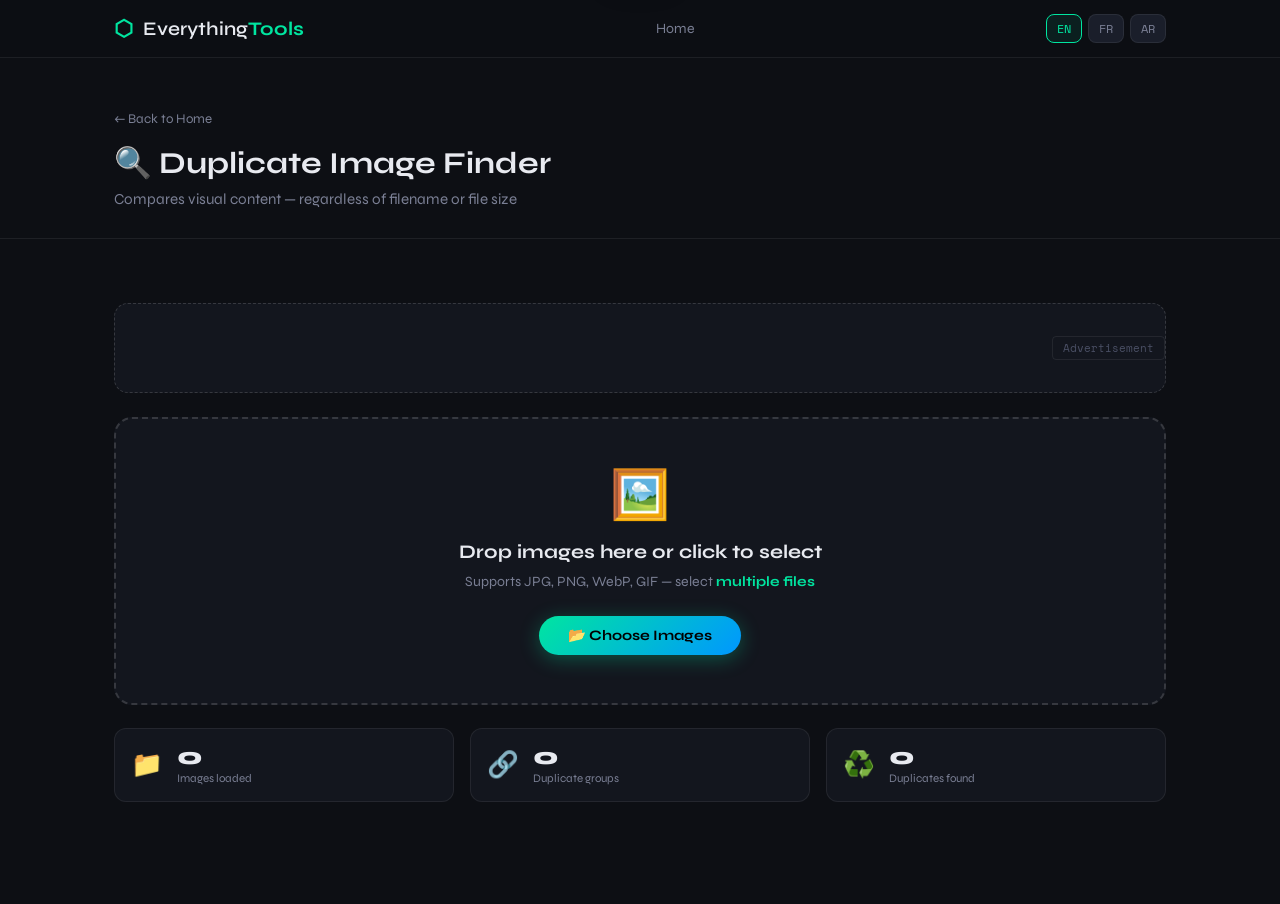
<file: tools/duplicate-finder.html>
<!DOCTYPE html>
<html lang="en" dir="ltr">
<head>
<meta charset="UTF-8">
<meta name="viewport" content="width=device-width, initial-scale=1.0">
<title>Duplicate Image Finder — Everything Tools</title>
  <!-- Google AdSense -->
  <script async src="https://pagead2.googlesyndication.com/pagead/js/adsbygoogle.js?client=ca-pub-XXXXXXXXXXXXXXXX" crossorigin="anonymous"></script>
<link rel="stylesheet" href="../css/style.css">
<link href="https://fonts.googleapis.com/css2?family=Syne:wght@400;600;700;800&family=IBM+Plex+Sans+Arabic:wght@300;400;500;600&family=Space+Mono:wght@400;700&family=Syne:wght@400;600;700;800&display=swap" rel="stylesheet">
<style>
  :root {
    --accent-alt: #ff6b9d;
    --accent3: #00d4aa;
    --danger: #ff4757;
  }
  .drop-zone {
    border: 2px dashed var(--border-hover); border-radius: 18px; padding: 3rem 2rem;
    text-align: center; background: var(--bg2); position: relative;
    transition: all .3s; cursor: pointer;
  }
  .drop-zone:hover { border-color: var(--accent); box-shadow: 0 0 36px rgba(0,229,160,.1); }
  .drop-zone.drag-over { border-color: var(--accent); border-style: solid; transform: scale(1.01); }
  .drop-icon { font-size: 3rem; display: block; margin-bottom: 1rem; }
  .drop-title { font-size: 1.2rem; font-weight: 700; margin-bottom: .5rem; }
  .drop-sub { color: var(--text-muted); font-size: .88rem; line-height: 1.6; }
  .drop-sub strong { color: var(--accent); }
  #fileInput { position: absolute; inset: 0; width: 100%; height: 100%; opacity: 0; cursor: pointer; z-index: 10; }
  .pick-btn {
    display: inline-flex; align-items: center; gap: .5rem;
    background: linear-gradient(135deg, var(--accent), #0097ff);
    color: #000; border: none; border-radius: 100px;
    padding: .7rem 1.8rem; font-size: .9rem; font-weight: 700;
    margin-top: 1.4rem; pointer-events: none;
    box-shadow: 0 4px 20px rgba(0,229,160,.3);
  }
  .stats-bar { display: grid; grid-template-columns: repeat(3,1fr); gap: 1rem; margin: 1.4rem 0; }
  .stat-card {
    background: var(--bg2); border: 1px solid var(--border);
    border-radius: 12px; padding: 1rem; display: flex; align-items: center; gap: .9rem; transition: border-color .3s;
  }
  .stat-card.active { border-color: var(--accent); }
  .stat-icon { font-size: 1.6rem; }
  .stat-val { font-size: 1.5rem; font-weight: 800; line-height: 1; }
  .stat-label { font-size: .72rem; color: var(--text-muted); margin-top: 2px; }
  .progress-wrap { display: none; margin: 1.4rem 0; }
  .progress-wrap.show { display: block; }
  .progress-track { background: var(--bg2); border-radius: 999px; height: 9px; overflow: hidden; border: 1px solid var(--border); }
  .progress-fill { height: 100%; width: 0%; background: linear-gradient(90deg, var(--accent), var(--accent-alt)); border-radius: 999px; transition: width .3s; }
  .progress-text { text-align: center; font-size: .82rem; color: var(--text-muted); margin-top: .5rem; }
  .controls { background: var(--bg2); border: 1px solid var(--border); border-radius: 12px; padding: 1.2rem 1.4rem; margin: 1.4rem 0; display: none; }
  .controls.show { display: block; }
  .control-row { display: flex; align-items: center; gap: 1rem; flex-wrap: wrap; }
  .control-label { font-size: .88rem; color: var(--text-muted); white-space: nowrap; }
  input[type=range] { flex: 1; accent-color: var(--accent); height: 5px; cursor: pointer; min-width: 120px; }
  .control-val { background: var(--bg3); border: 1px solid var(--border); border-radius: 8px; padding: .2rem .7rem; font-size: .82rem; font-weight: 700; color: var(--accent); min-width: 3rem; text-align: center; }
  .threshold-info { font-size: .76rem; color: var(--text-muted); margin-top: .6rem; }
  .btn-sm { background: linear-gradient(135deg, var(--accent), var(--accent2)); color: #000; border: none; border-radius: 10px; padding: .45rem 1.1rem; font-size: .82rem; font-weight: 700; cursor: pointer; }
  .results-header { display: flex; align-items: center; justify-content: space-between; margin: 2rem 0 1rem; flex-wrap: wrap; gap: .5rem; }
  .results-title { font-size: 1.2rem; font-weight: 700; }
  .badge { background: rgba(0,229,160,.12); color: var(--accent); border: 1px solid rgba(0,229,160,.28); border-radius: 999px; padding: .2rem .9rem; font-size: .78rem; font-weight: 600; }
  .btn-ghost { background: transparent; color: var(--text-muted); border: 1px solid var(--border); border-radius: 10px; padding: .3rem .9rem; font-size: .78rem; font-weight: 600; cursor: pointer; }
  .btn-ghost:hover { border-color: var(--accent); color: var(--accent); }
  .group-card { background: var(--bg3); border: 1px solid var(--border); border-radius: 16px; margin-bottom: 1rem; overflow: hidden; animation: slideIn .4s ease both; }
  @keyframes slideIn { from{opacity:0;transform:translateY(14px)} to{opacity:1;transform:translateY(0)} }
  .group-header { padding: .9rem 1.3rem; background: linear-gradient(135deg,rgba(0,229,160,.06),transparent); border-bottom: 1px solid var(--border); display: flex; align-items: center; justify-content: space-between; gap: 1rem; flex-wrap: wrap; }
  .group-title { font-weight: 700; font-size: .95rem; }
  .group-meta { font-size: .76rem; color: var(--text-muted); }
  .sim-badge { font-size: .76rem; font-weight: 700; padding: .2rem .7rem; border-radius: 999px; background: rgba(0,212,170,.12); color: var(--accent3); border: 1px solid rgba(0,212,170,.28); }
  .sim-badge.exact { background: rgba(255,71,87,.1); color: var(--danger); border-color: rgba(255,71,87,.28); }
  .group-images { padding: 1.1rem 1.3rem; display: flex; flex-wrap: wrap; gap: .9rem; }
  .img-item { position: relative; border-radius: 10px; overflow: hidden; border: 2px solid var(--border); cursor: pointer; transition: all .25s; background: var(--bg2); flex: 0 0 auto; }
  .img-item:hover { border-color: var(--accent); transform: scale(1.04); }
  .img-item.selected { border-color: var(--danger); }
  .img-item img { display: block; width: 120px; height: 120px; object-fit: cover; }
  .img-info { position: absolute; bottom: 0; left: 0; right: 0; background: linear-gradient(transparent,rgba(0,0,0,.85)); padding: .7rem .4rem .35rem; font-size: .65rem; color: #ccc; text-align: center; }
  .img-name { font-weight: 600; white-space: nowrap; overflow: hidden; text-overflow: ellipsis; max-width: 110px; }
  .select-check { position: absolute; top: 5px; right: 5px; width: 20px; height: 20px; background: rgba(0,0,0,.5); border: 2px solid rgba(255,255,255,.35); border-radius: 5px; display: flex; align-items: center; justify-content: center; font-size: .75rem; transition: all .2s; }
  .img-item.selected .select-check { background: var(--danger); border-color: var(--danger); }
  .img-item.selected .select-check::after { content: '✓'; color: #fff; font-weight: 700; }
  .action-bar { position: sticky; bottom: 1rem; background: rgba(13,15,20,.95); border: 1px solid var(--border); backdrop-filter: blur(12px); border-radius: 14px; padding: .9rem 1.4rem; display: none; align-items: center; justify-content: space-between; gap: 1rem; flex-wrap: wrap; box-shadow: 0 8px 36px rgba(0,0,0,.4); z-index: 100; }
  .action-bar.show { display: flex; }
  .btn-danger { background: linear-gradient(135deg,var(--danger),#c0392b); color: #fff; border: none; border-radius: 10px; padding: .55rem 1.4rem; font-size: .88rem; font-weight: 700; cursor: pointer; }
  .empty-state { text-align: center; padding: 3rem 1rem; display: none; }
  .empty-state.show { display: block; }
  .empty-icon { font-size: 3rem; margin-bottom: 1rem; }
  .empty-title { font-size: 1.2rem; font-weight: 700; color: var(--accent3); }
  .empty-sub { color: var(--text-muted); margin-top: .5rem; font-size: .9rem; }
  .toast { position: fixed; top: 1.5rem; left: 50%; transform: translateX(-50%) translateY(-80px); background: var(--bg3); border: 1px solid var(--accent); color: var(--text); padding: .75rem 1.6rem; border-radius: 12px; font-size: .88rem; font-weight: 600; box-shadow: 0 8px 32px rgba(0,0,0,.4); transition: transform .35s cubic-bezier(.34,1.56,.64,1); z-index: 999; }
  .toast.show { transform: translateX(-50%) translateY(0); }
  @media(max-width:600px) { .stats-bar{grid-template-columns:repeat(2,1fr)} .img-item img{width:90px;height:90px} }
</style>
</head>
<body>

<header class="header">
  <div class="container">
    <a href="../index.html" class="logo" style="text-decoration:none">
      <span class="logo-icon">⬡</span>
      <span class="logo-text">Everything<strong>Tools</strong></span>
    </a>
    <nav class="nav">
      <a href="../index.html" data-i18n="nav.home">Home</a>
    </nav>
    <div class="lang-switcher">
      <button onclick="setLang('en')" class="lang-btn" id="btn-en">EN</button>
      <button onclick="setLang('fr')" class="lang-btn" id="btn-fr">FR</button>
      <button onclick="setLang('ar')" class="lang-btn" id="btn-ar">AR</button>
    </div>
  </div>
</header>

<div class="tool-page-header">
  <div class="container">
    <a href="../index.html" class="back-link" data-i18n="back">← Back to Home</a>
    <h1>🔍 <span data-i18n="dupfinder.title">Duplicate Image Finder</span></h1>
    <p data-i18n="dupfinder.sub">Compares visual content — regardless of filename or file size</p>
  </div>
</div>

<div class="tool-workspace">
  <div class="container">
      <!-- AD BANNER — Top -->
      <div class="ad-slot ad-banner" id="ad-top">
        <ins class="adsbygoogle"
             style="display:block"
             data-ad-client="ca-pub-XXXXXXXXXXXXXXXX"
             data-ad-slot="AAAAAAAAAA"
             data-ad-format="auto"
             data-full-width-responsive="true"></ins>
        <script>(adsbygoogle = window.adsbygoogle || []).push({});</script>
        <span class="ad-label">Advertisement</span>
      </div>



    <div class="tool-box" style="padding:0;overflow:hidden;background:transparent;border:none;">
      <div class="drop-zone" id="dropZone">
        <input type="file" id="fileInput" multiple accept="image/*">
        <span class="drop-icon">🖼️</span>
        <div class="drop-title" data-i18n="dupfinder.drop.title">Drop images here or click to select</div>
        <p class="drop-sub" data-i18n="dupfinder.drop.sub">Supports JPG, PNG, WebP, GIF — select <strong>multiple files</strong></p>
        <div class="pick-btn" data-i18n="dupfinder.btn.pick">📂 Choose Images</div>
      </div>
    </div>

    <div class="stats-bar">
      <div class="stat-card" id="statTotal">
        <span class="stat-icon">📁</span>
        <div><div class="stat-val" id="totalCount">0</div><div class="stat-label" data-i18n="dupfinder.stat.total">Images loaded</div></div>
      </div>
      <div class="stat-card" id="statGroups">
        <span class="stat-icon">🔗</span>
        <div><div class="stat-val" id="groupsCount">0</div><div class="stat-label" data-i18n="dupfinder.stat.groups">Duplicate groups</div></div>
      </div>
      <div class="stat-card" id="statDupes">
        <span class="stat-icon">♻️</span>
        <div><div class="stat-val" id="dupesCount">0</div><div class="stat-label" data-i18n="dupfinder.stat.dupes">Duplicates found</div></div>
      </div>
    </div>

    <div class="controls" id="controls">
      <div class="control-row">
        <span class="control-label" data-i18n="dupfinder.threshold">Similarity threshold:</span>
        <input type="range" id="thresholdSlider" min="60" max="100" value="85" oninput="updateThreshold(this.value)">
        <span class="control-val" id="thresholdVal">85%</span>
        <button class="btn-sm" onclick="reanalyze()" data-i18n="dupfinder.btn.reanalyze">Re-analyze</button>
      </div>
      <div class="threshold-info" data-i18n="dupfinder.threshold.info">90%+ = near identical · 75–89% = similar · below 75% = different</div>
    </div>

    <div class="progress-wrap" id="progressWrap">
      <div class="progress-track"><div class="progress-fill" id="progressFill"></div></div>
      <div class="progress-text" id="progressText"></div>
    </div>

    <div id="resultsArea"></div>

    <div class="empty-state" id="emptyState">
      <div class="empty-icon">🎉</div>
      <div class="empty-title" data-i18n="dupfinder.empty.title">✅ No duplicates found!</div>
      <div class="empty-sub" data-i18n="dupfinder.empty.sub">All images appear to be unique.</div>
    </div>

  </div>
</div>

<div class="action-bar" id="actionBar">
  <span style="font-size:.9rem;color:var(--text-muted)"><span id="selectedCount">0</span> <span data-i18n="dupfinder.selected">selected</span></span>
  <div style="display:flex;gap:.7rem">
    <button class="btn-ghost" onclick="clearSelection()" data-i18n="dupfinder.clear">Clear selection</button>
    <button class="btn-danger" onclick="deleteSelected()" data-i18n="dupfinder.export">🗑️ Export list</button>
  </div>
</div>

<div class="toast" id="toast"></div>

<script src="../js/i18n.js"></script>
<script>
var allFiles = [], groups = [], selected = new Set(), threshold = 85;

function updateThreshold(v){ threshold = parseInt(v); document.getElementById('thresholdVal').textContent = v + '%'; }

var dz = document.getElementById('dropZone');
dz.addEventListener('dragover', function(e){ e.preventDefault(); dz.classList.add('drag-over'); });
dz.addEventListener('dragleave', function(){ dz.classList.remove('drag-over'); });
dz.addEventListener('drop', function(e){ e.preventDefault(); dz.classList.remove('drag-over'); handleFiles(Array.from(e.dataTransfer.files).filter(f=>f.type.startsWith('image/'))); });
document.getElementById('fileInput').addEventListener('change', function(e){ handleFiles(Array.from(e.target.files)); });

async function handleFiles(files) {
  allFiles = files; selected.clear();
  document.getElementById('totalCount').textContent = files.length;
  document.getElementById('groupsCount').textContent = '0';
  document.getElementById('dupesCount').textContent = '0';
  document.getElementById('resultsArea').innerHTML = '';
  document.getElementById('emptyState').classList.remove('show');
  document.getElementById('actionBar').classList.remove('show');
  document.getElementById('controls').classList.add('show');
  showProgress(true);
  var hashes = await computeHashes(files);
  groups = findGroups(hashes, threshold);
  showProgress(false);
  render(files, groups);
}

function reanalyze(){ if (allFiles.length) handleFiles(allFiles); }

function dHash(canvas) {
  var size=16, w=size+1, h=size;
  var oc=document.createElement('canvas'); oc.width=w; oc.height=h;
  var ctx=oc.getContext('2d'); ctx.drawImage(canvas,0,0,w,h);
  var d=ctx.getImageData(0,0,w,h).data, bits='';
  for (var y=0;y<h;y++) for (var x=0;x<size;x++) {
    var i1=(y*w+x)*4, i2=(y*w+x+1)*4;
    var g1=d[i1]*.299+d[i1+1]*.587+d[i1+2]*.114;
    var g2=d[i2]*.299+d[i2+1]*.587+d[i2+2]*.114;
    bits += g1<g2?'1':'0';
  }
  return bits;
}

function hashFile(file) {
  return new Promise(function(res){
    var img=new Image(), url=URL.createObjectURL(file);
    img.onload=function(){ var c=document.createElement('canvas'); c.width=img.naturalWidth; c.height=img.naturalHeight; c.getContext('2d').drawImage(img,0,0); URL.revokeObjectURL(url); res(dHash(c)); };
    img.onerror=function(){ URL.revokeObjectURL(url); res(null); };
    img.src=url;
  });
}

async function computeHashes(files) {
  var hashes=[];
  for (var i=0;i<files.length;i++) {
    hashes.push(await hashFile(files[i]));
    var analyzing = (window._t && window._t['dupfinder.analyzing']) || 'Analyzing';
    var of = (window._t && window._t['dupfinder.of']) || 'of';
    updateProgress(((i+1)/files.length)*100, analyzing + ' ' + (i+1) + ' ' + of + ' ' + files.length);
  }
  return hashes;
}

function sim(a,b){ var d=0; for(var i=0;i<a.length;i++) if(a[i]!==b[i]) d++; return (1-d/a.length)*100; }

function findGroups(hashes, thresh) {
  var n=hashes.length, visited=new Array(n).fill(false), result=[];
  for (var i=0;i<n;i++) {
    if (visited[i]||!hashes[i]) continue;
    var group=[{idx:i,sim:100}];
    for (var j=i+1;j<n;j++) {
      if (visited[j]||!hashes[j]) continue;
      var s=sim(hashes[i],hashes[j]);
      if (s>=thresh){ group.push({idx:j,sim:Math.round(s)}); visited[j]=true; }
    }
    if (group.length>1){ visited[i]=true; result.push(group); }
  }
  return result;
}

function render(files, groups) {
  var area=document.getElementById('resultsArea');
  area.innerHTML='';
  document.getElementById('groupsCount').textContent=groups.length;
  var dupes=groups.reduce(function(a,g){return a+g.length-1;},0);
  document.getElementById('dupesCount').textContent=dupes;
  if (!groups.length){ document.getElementById('emptyState').classList.add('show'); return; }

  var groupTxt = (window._t && window._t['dupfinder.group']) || 'Group';
  var imagesTxt = (window._t && window._t['dupfinder.images']) || 'images';
  var selectDupTxt = (window._t && window._t['dupfinder.select.dupes']) || 'Select Duplicates';
  var resultsTxt = (window._t && window._t['dupfinder.results']) || '📋 Results';
  var similarTxt = (window._t && window._t['dupfinder.similar']) || '% similar';

  var hdr=document.createElement('div'); hdr.className='results-header';
  hdr.innerHTML='<div class="results-title">'+resultsTxt+'</div><div style="display:flex;gap:.6rem;align-items:center;"><span class="badge">'+groups.length+'</span><button class="btn-ghost" onclick="selectDupes()">'+selectDupTxt+'</button></div>';
  area.appendChild(hdr);

  groups.forEach(function(group, gi) {
    var avgSim=Math.round(group.slice(1).reduce(function(a,x){return a+x.sim;},0)/Math.max(group.length-1,1));
    var card=document.createElement('div'); card.className='group-card'; card.style.animationDelay=(gi*.06)+'s';
    card.innerHTML='<div class="group-header"><div><div class="group-title">'+groupTxt+' '+(gi+1)+' — '+group.length+' '+imagesTxt+'</div><div class="group-meta">'+group.map(function(x){return files[x.idx].name;}).join(' · ')+'</div></div><span class="sim-badge'+(avgSim>=99?' exact':'')+'">'+avgSim+similarTxt+'</span></div><div class="group-images" id="gi'+gi+'"></div>';
    area.appendChild(card);
    var row=card.querySelector('#gi'+gi);
    group.forEach(function(item){
      var el=document.createElement('div'); el.className='img-item'; el.dataset.idx=item.idx;
      var url=URL.createObjectURL(files[item.idx]);
      el.innerHTML='<img src="'+url+'" alt=""><div class="img-info"><div class="img-name">'+files[item.idx].name+'</div><div style="color:var(--text-muted)">'+fmtSize(files[item.idx].size)+'</div></div><div class="select-check"></div>';
      el.addEventListener('click', function(){ toggleSel(el,item.idx); });
      row.appendChild(el);
    });
  });
}

function toggleSel(el, idx) {
  if (selected.has(idx)){ selected.delete(idx); el.classList.remove('selected'); }
  else { selected.add(idx); el.classList.add('selected'); }
  document.getElementById('selectedCount').textContent=selected.size;
  document.getElementById('actionBar').classList.toggle('show',selected.size>0);
}

function selectDupes() {
  clearSelection();
  groups.forEach(function(g){ g.slice(1).forEach(function(x){ selected.add(x.idx); var el=document.querySelector('.img-item[data-idx="'+x.idx+'"]'); if(el) el.classList.add('selected'); }); });
  document.getElementById('selectedCount').textContent=selected.size;
  if (selected.size) document.getElementById('actionBar').classList.add('show');
}

function clearSelection() {
  selected.clear();
  document.querySelectorAll('.img-item.selected').forEach(function(el){ el.classList.remove('selected'); });
  document.getElementById('selectedCount').textContent='0';
  document.getElementById('actionBar').classList.remove('show');
}

function deleteSelected() {
  var names=Array.from(selected).map(function(i){return allFiles[i].name;});
  var text='Images selected for deletion ('+names.length+'):\n\n'+names.map(function(n,i){return (i+1)+'. '+n;}).join('\n');
  var a=document.createElement('a');
  a.href=URL.createObjectURL(new Blob([text],{type:'text/plain;charset=utf-8'}));
  a.download='duplicate_images.txt'; a.click();
  var msg = (window._t && window._t['dupfinder.exported']) || '✅ List exported successfully';
  showToast(msg);
}

function fmtSize(b){ if(b<1024)return b+'B'; if(b<1048576)return (b/1024).toFixed(1)+'KB'; return (b/1048576).toFixed(1)+'MB'; }
function showProgress(v){ document.getElementById('progressWrap').classList.toggle('show',v); }
function updateProgress(p,t){ document.getElementById('progressFill').style.width=p+'%'; document.getElementById('progressText').textContent=t; }
function showToast(m){ var t=document.getElementById('toast'); t.textContent=m; t.classList.add('show'); setTimeout(function(){t.classList.remove('show');},3000); }

initI18n();
</script>
</body>
</html>
</file>
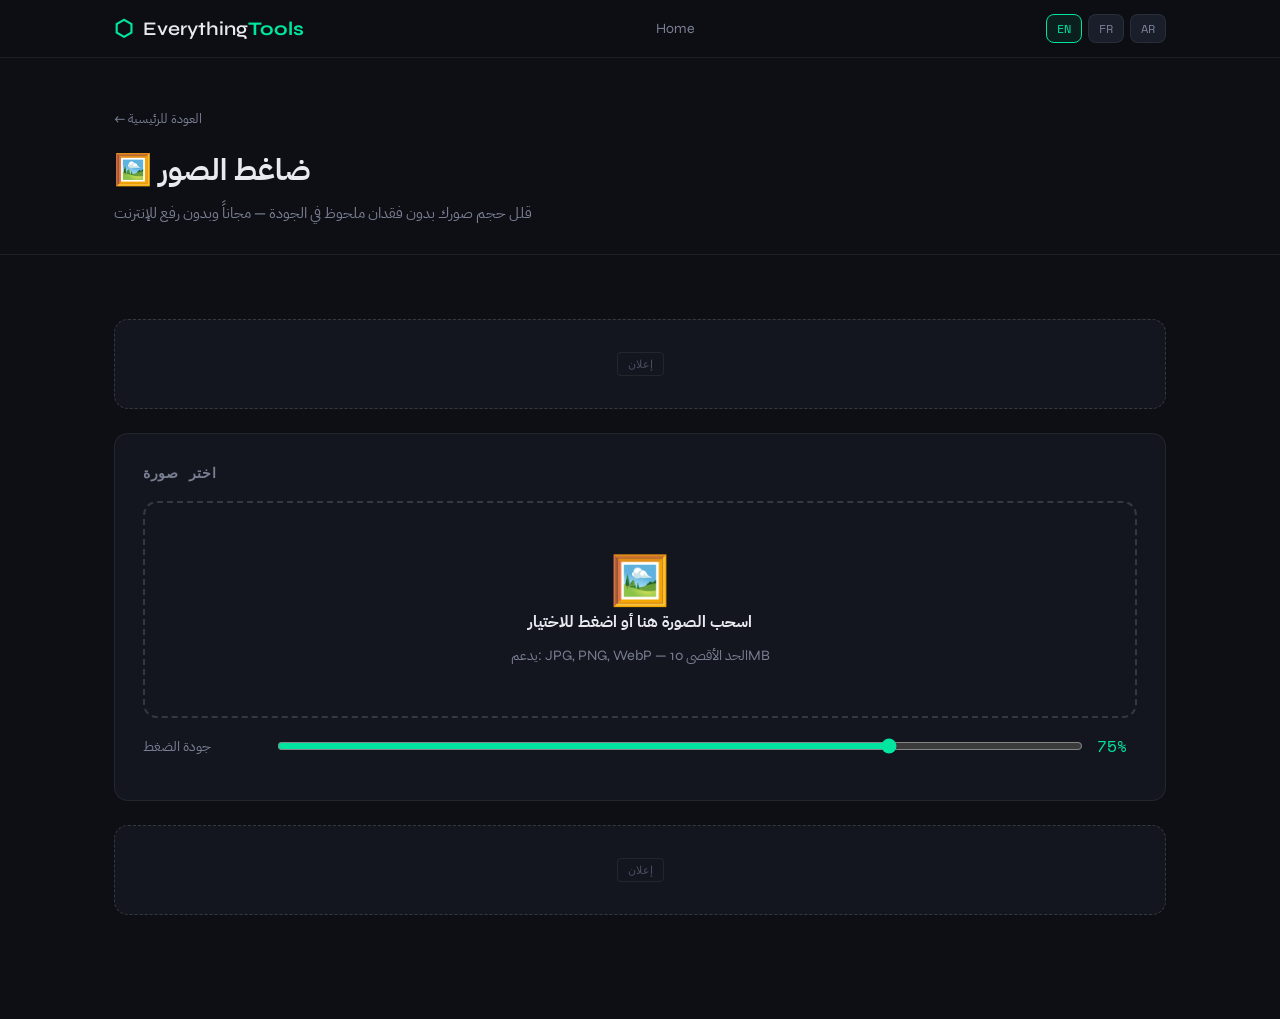
<file: tools/image-compressor.html>
<!DOCTYPE html>
<html lang="ar" dir="rtl">
<head>
  <meta charset="UTF-8">
  <meta name="viewport" content="width=device-width, initial-scale=1.0">
  <meta name="description" content="ضغط الصور مجاناً بدون فقدان الجودة - Everything Tools">
  <title>ضاغط الصور — Everything Tools</title>
    <!-- Google AdSense -->
  <script async src="https://pagead2.googlesyndication.com/pagead/js/adsbygoogle.js?client=ca-pub-XXXXXXXXXXXXXXXX" crossorigin="anonymous"></script>
<link rel="stylesheet" href="../css/style.css">
  <link href="https://fonts.googleapis.com/css2?family=Syne:wght@400;600;700;800&family=IBM+Plex+Sans+Arabic:wght@300;400;500;600&family=Space+Mono:wght@400;700&display=swap" rel="stylesheet">
  <style>
    .drop-zone {
      border: 2px dashed var(--border-hover);
      border-radius: var(--radius);
      padding: 50px 20px;
      text-align: center;
      cursor: pointer;
      transition: border-color 0.2s, background 0.2s;
    }
    .drop-zone:hover, .drop-zone.dragover {
      border-color: var(--accent);
      background: rgba(0,229,160,0.04);
    }
    .drop-zone p { color: var(--text-muted); margin-top: 10px; font-size: 0.9rem; }
    .preview-grid { display: grid; grid-template-columns: 1fr 1fr; gap: 20px; margin-top: 20px; }
    .preview-item img { width: 100%; border-radius: 8px; border: 1px solid var(--border); }
    .preview-item p { font-size: 0.8rem; color: var(--text-muted); margin-top: 6px; font-family: var(--font-mono); }
    .preview-item h4 { font-size: 0.85rem; margin-bottom: 8px; }
    .size-badge { color: var(--accent); font-weight: 600; }
    #fileInput { display: none; }
  </style>
</head>
<body>
  <header class="header">
    <div class="container">
      <div class="logo"><span class="logo-icon">⬡</span><span class="logo-text">Everything<strong>Tools</strong></span></div>
      <nav class="nav"><a href="../index.html" data-i18n="nav.home">Home</a></nav><div class="lang-switcher"><button onclick="setLang('en')" class="lang-btn" id="btn-en">EN</button><button onclick="setLang('fr')" class="lang-btn" id="btn-fr">FR</button><button onclick="setLang('ar')" class="lang-btn" id="btn-ar">AR</button></div>
    </div>
  </header>

  <div class="tool-page-header">
    <div class="container">
      <a href="../index.html" class="back-link">← العودة للرئيسية</a>
      <h1>🖼️ ضاغط الصور</h1>
      <p>قلل حجم صورك بدون فقدان ملحوظ في الجودة — مجاناً وبدون رفع للإنترنت</p>
    </div>
  </div>

  <div class="tool-workspace">
    <div class="container">

      <!-- Ad top -->
      <div class="ad-slot ad-banner"><span class="ad-label">إعلان</span></div>

      <div class="tool-box">
        <h2>اختر صورة</h2>
        <div class="drop-zone" id="dropZone" onclick="document.getElementById('fileInput').click()">
          <div style="font-size:3rem">🖼️</div>
          <strong>اسحب الصورة هنا أو اضغط للاختيار</strong>
          <p>يدعم: JPG, PNG, WebP — الحد الأقصى 10MB</p>
        </div>
        <input type="file" id="fileInput" accept="image/*" onchange="loadImage(this.files[0])">

        <div class="slider-row mt-4">
          <label>جودة الضغط</label>
          <input type="range" id="quality" min="10" max="95" value="75" oninput="document.getElementById('qVal').textContent=this.value+'%'; recompress()">
          <span id="qVal">75%</span>
        </div>
      </div>

      <div id="previewSection" style="display:none" class="tool-box">
        <h2>المقارنة</h2>
        <div class="preview-grid">
          <div class="preview-item">
            <h4>الأصلية</h4>
            <img id="origImg">
            <p>الحجم: <span id="origSize" class="size-badge">-</span></p>
          </div>
          <div class="preview-item">
            <h4>بعد الضغط</h4>
            <img id="compImg">
            <p>الحجم: <span id="compSize" class="size-badge">-</span> | توفير: <span id="saving" class="size-badge">-</span></p>
          </div>
        </div>
        <div class="row-btns">
          <button class="btn" onclick="downloadCompressed()">⬇ تحميل الصورة المضغوطة</button>
        </div>
      </div>

      <!-- Ad bottom -->
      <div class="ad-slot ad-banner"><span class="ad-label">إعلان</span></div>
    </div>
  </div>

  <script src="../js/main.js"></script>
  <script>
    let originalFile = null;
    let canvas = document.createElement('canvas');
    let ctx = canvas.getContext('2d');

    const dropZone = document.getElementById('dropZone');
    dropZone.addEventListener('dragover', e => { e.preventDefault(); dropZone.classList.add('dragover'); });
    dropZone.addEventListener('dragleave', () => dropZone.classList.remove('dragover'));
    dropZone.addEventListener('drop', e => { e.preventDefault(); dropZone.classList.remove('dragover'); loadImage(e.dataTransfer.files[0]); });

    function loadImage(file) {
      if (!file || !file.type.startsWith('image/')) return;
      originalFile = file;
      const reader = new FileReader();
      reader.onload = e => {
        const img = new Image();
        img.onload = () => {
          canvas.width = img.width;
          canvas.height = img.height;
          ctx.drawImage(img, 0, 0);
          document.getElementById('origImg').src = e.target.result;
          document.getElementById('origSize').textContent = formatSize(file.size);
          document.getElementById('previewSection').style.display = 'block';
          recompress();
        };
        img.src = e.target.result;
      };
      reader.readAsDataURL(file);
    }

    function recompress() {
      if (!originalFile) return;
      const quality = parseInt(document.getElementById('quality').value) / 100;
      const dataURL = canvas.toDataURL('image/jpeg', quality);
      document.getElementById('compImg').src = dataURL;
      const compBytes = Math.round((dataURL.length - 22) * 3 / 4);
      document.getElementById('compSize').textContent = formatSize(compBytes);
      const saving = Math.round((1 - compBytes / originalFile.size) * 100);
      document.getElementById('saving').textContent = saving > 0 ? saving + '%' : '0%';
    }

    function downloadCompressed() {
      const quality = parseInt(document.getElementById('quality').value) / 100;
      const dataURL = canvas.toDataURL('image/jpeg', quality);
      const a = document.createElement('a');
      a.href = dataURL;
      a.download = 'compressed-toolboxpro.jpg';
      a.click();
    }

    function formatSize(bytes) {
      if (bytes < 1024) return bytes + ' B';
      if (bytes < 1024 * 1024) return (bytes / 1024).toFixed(1) + ' KB';
      return (bytes / (1024 * 1024)).toFixed(2) + ' MB';
    }
  </script>
<script src="../js/i18n.js"></script>
<script>initI18n();</script>
</body>
</html>
</file>
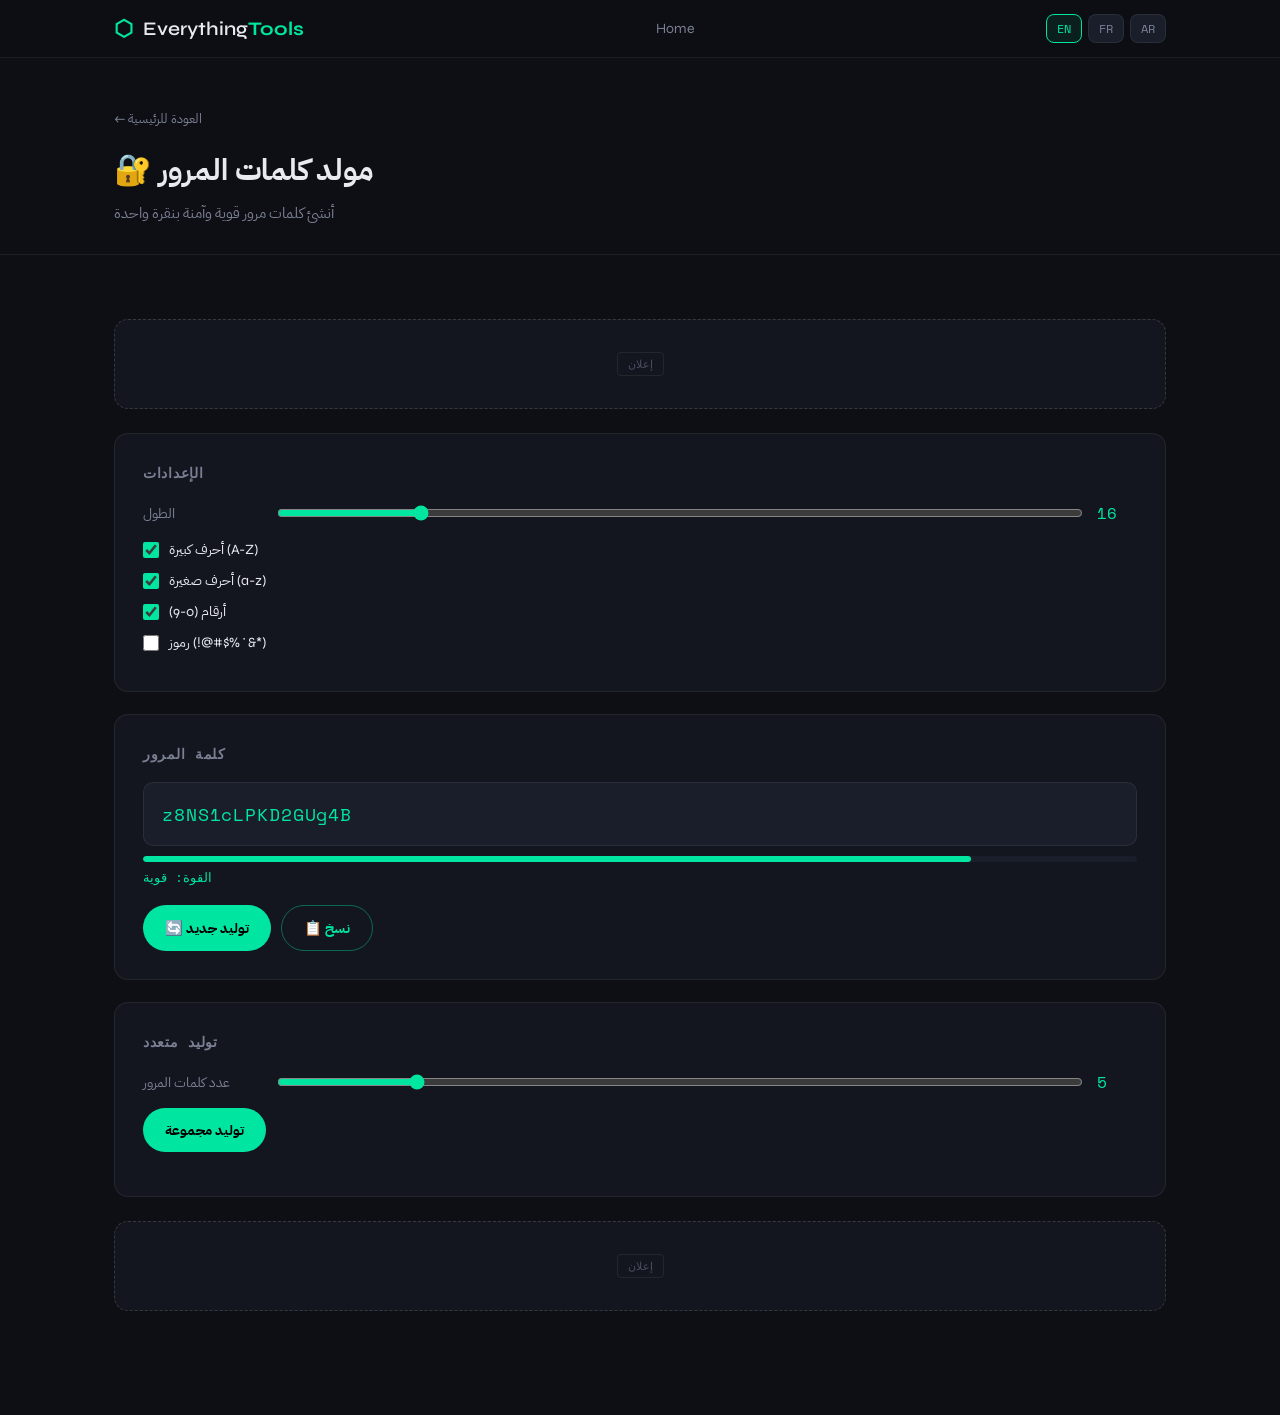
<file: tools/password-generator.html>
<!DOCTYPE html>
<html lang="ar" dir="rtl">
<head>
  <meta charset="UTF-8">
  <meta name="viewport" content="width=device-width, initial-scale=1.0">
  <meta name="description" content="مولد كلمات مرور قوية وآمنة - Everything Tools">
  <title>مولد كلمات المرور — Everything Tools</title>
    <!-- Google AdSense -->
  <script async src="https://pagead2.googlesyndication.com/pagead/js/adsbygoogle.js?client=ca-pub-XXXXXXXXXXXXXXXX" crossorigin="anonymous"></script>
<link rel="stylesheet" href="../css/style.css">
  <link href="https://fonts.googleapis.com/css2?family=Syne:wght@400;600;700;800&family=IBM+Plex+Sans+Arabic:wght@300;400;500;600&family=Space+Mono:wght@400;700&display=swap" rel="stylesheet">
  <style>
    .strength-bar { height: 6px; border-radius: 3px; background: var(--bg3); margin-top: 10px; overflow: hidden; }
    .strength-fill { height: 100%; border-radius: 3px; transition: width 0.3s, background 0.3s; }
    .strength-label { font-size: 0.8rem; margin-top: 6px; font-family: var(--font-mono); }
    .bulk-list { background: var(--bg3); border: 1px solid var(--border); border-radius: 10px; padding: 16px; font-family: var(--font-mono); font-size: 0.85rem; line-height: 2; color: var(--accent); max-height: 200px; overflow-y: auto; }
  </style>
</head>
<body>
  <header class="header">
    <div class="container">
      <div class="logo"><span class="logo-icon">⬡</span><span class="logo-text">Everything<strong>Tools</strong></span></div>
      <nav class="nav"><a href="../index.html" data-i18n="nav.home">Home</a></nav><div class="lang-switcher"><button onclick="setLang('en')" class="lang-btn" id="btn-en">EN</button><button onclick="setLang('fr')" class="lang-btn" id="btn-fr">FR</button><button onclick="setLang('ar')" class="lang-btn" id="btn-ar">AR</button></div>
    </div>
  </header>

  <div class="tool-page-header">
    <div class="container">
      <a href="../index.html" class="back-link">← العودة للرئيسية</a>
      <h1>🔐 مولد كلمات المرور</h1>
      <p>أنشئ كلمات مرور قوية وآمنة بنقرة واحدة</p>
    </div>
  </div>

  <div class="tool-workspace">
    <div class="container">
      <div class="ad-slot ad-banner"><span class="ad-label">إعلان</span></div>

      <div class="tool-box">
        <h2>الإعدادات</h2>

        <div class="slider-row">
          <label>الطول</label>
          <input type="range" id="length" min="6" max="64" value="16" oninput="document.getElementById('lenVal').textContent=this.value; generate()">
          <span id="lenVal">16</span>
        </div>

        <div class="checkbox-row"><input type="checkbox" id="upper" checked onchange="generate()"><label for="upper">أحرف كبيرة (A-Z)</label></div>
        <div class="checkbox-row"><input type="checkbox" id="lower" checked onchange="generate()"><label for="lower">أحرف صغيرة (a-z)</label></div>
        <div class="checkbox-row"><input type="checkbox" id="numbers" checked onchange="generate()"><label for="numbers">أرقام (0-9)</label></div>
        <div class="checkbox-row"><input type="checkbox" id="symbols" onchange="generate()"><label for="symbols">رموز (!@#$%^&*)</label></div>
      </div>

      <div class="tool-box">
        <h2>كلمة المرور</h2>
        <div class="result-box" id="passwordOutput" style="font-size:1.1rem;letter-spacing:0.05em"></div>
        <div class="strength-bar"><div class="strength-fill" id="strengthFill"></div></div>
        <div class="strength-label" id="strengthLabel"></div>
        <div class="row-btns">
          <button class="btn" onclick="generate()">🔄 توليد جديد</button>
          <button class="btn btn-outline" onclick="copyToClipboard(document.getElementById('passwordOutput').textContent, this)">📋 نسخ</button>
        </div>
      </div>

      <div class="tool-box">
        <h2>توليد متعدد</h2>
        <div class="slider-row">
          <label>عدد كلمات المرور</label>
          <input type="range" id="bulkCount" min="2" max="20" value="5" oninput="document.getElementById('bulkVal').textContent=this.value">
          <span id="bulkVal">5</span>
        </div>
        <button class="btn mb-4" onclick="generateBulk()">توليد مجموعة</button>
        <div class="bulk-list" id="bulkList" style="display:none"></div>
      </div>

      <div class="ad-slot ad-banner"><span class="ad-label">إعلان</span></div>
    </div>
  </div>

  <script src="../js/main.js"></script>
  <script>
    function getChars() {
      let chars = '';
      if (document.getElementById('upper').checked) chars += 'ABCDEFGHIJKLMNOPQRSTUVWXYZ';
      if (document.getElementById('lower').checked) chars += 'abcdefghijklmnopqrstuvwxyz';
      if (document.getElementById('numbers').checked) chars += '0123456789';
      if (document.getElementById('symbols').checked) chars += '!@#$%^&*()-_=+[]{}|;:,.<>?';
      return chars || 'abcdefghijklmnopqrstuvwxyz';
    }

    function generateOne() {
      const len = parseInt(document.getElementById('length').value);
      const chars = getChars();
      const arr = new Uint32Array(len);
      crypto.getRandomValues(arr);
      return Array.from(arr, v => chars[v % chars.length]).join('');
    }

    function generate() {
      const pwd = generateOne();
      document.getElementById('passwordOutput').textContent = pwd;
      updateStrength(pwd);
    }

    function updateStrength(pwd) {
      let score = 0;
      if (pwd.length >= 8) score++;
      if (pwd.length >= 14) score++;
      if (/[A-Z]/.test(pwd)) score++;
      if (/[a-z]/.test(pwd)) score++;
      if (/[0-9]/.test(pwd)) score++;
      if (/[^A-Za-z0-9]/.test(pwd)) score++;
      const levels = ['', 'ضعيفة جداً', 'ضعيفة', 'مقبولة', 'جيدة', 'قوية', 'قوية جداً'];
      const colors = ['', '#e74c3c', '#e67e22', '#f1c40f', '#2ecc71', '#00e5a0', '#00e5a0'];
      const pct = (score / 6) * 100;
      document.getElementById('strengthFill').style.width = pct + '%';
      document.getElementById('strengthFill').style.background = colors[score] || colors[1];
      document.getElementById('strengthLabel').textContent = 'القوة: ' + (levels[score] || levels[1]);
      document.getElementById('strengthLabel').style.color = colors[score] || colors[1];
    }

    function generateBulk() {
      const count = parseInt(document.getElementById('bulkCount').value);
      const list = Array.from({length: count}, () => generateOne());
      const el = document.getElementById('bulkList');
      el.style.display = 'block';
      el.innerHTML = list.map(p => `<div>${p}</div>`).join('');
    }

    generate();
  </script>
<script src="../js/i18n.js"></script>
<script>initI18n();</script>
</body>
</html>
</file>
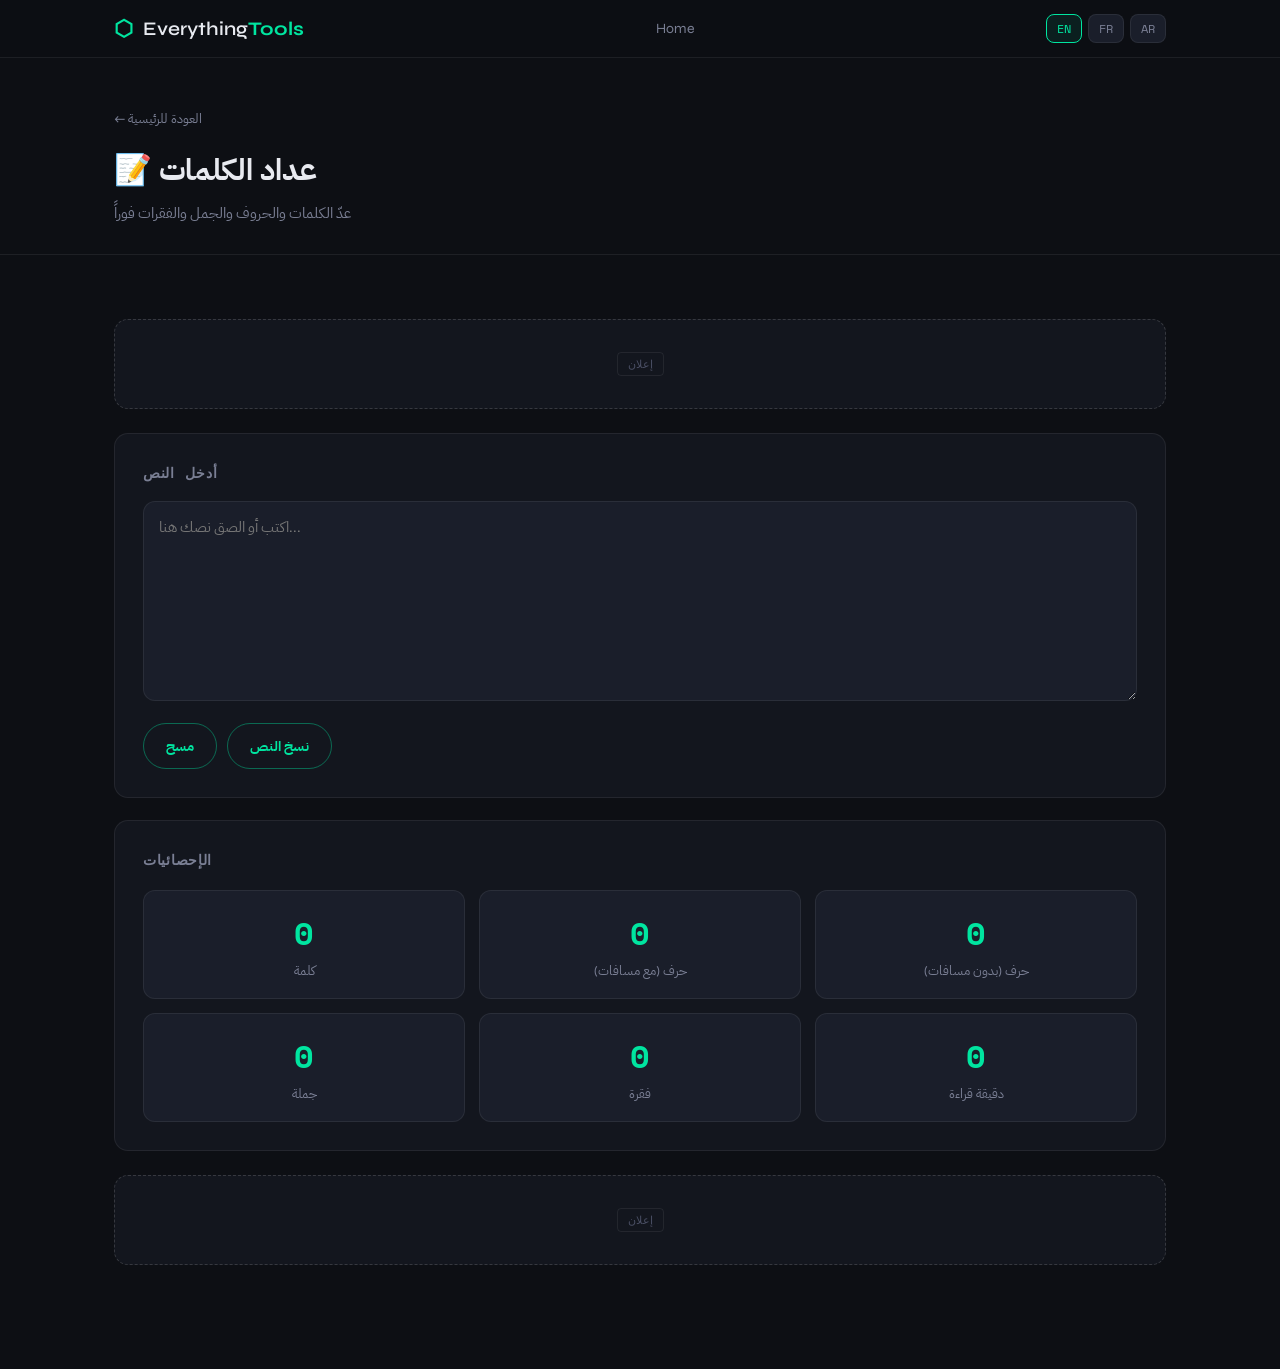
<file: tools/word-counter.html>
<!DOCTYPE html>
<html lang="ar" dir="rtl">
<head>
  <meta charset="UTF-8">
  <meta name="viewport" content="width=device-width, initial-scale=1.0">
  <meta name="description" content="عداد الكلمات والحروف والجمل - Everything Tools">
  <title>عداد الكلمات — Everything Tools</title>
    <!-- Google AdSense -->
  <script async src="https://pagead2.googlesyndication.com/pagead/js/adsbygoogle.js?client=ca-pub-XXXXXXXXXXXXXXXX" crossorigin="anonymous"></script>
<link rel="stylesheet" href="../css/style.css">
  <link href="https://fonts.googleapis.com/css2?family=Syne:wght@400;600;700;800&family=IBM+Plex+Sans+Arabic:wght@300;400;500;600&family=Space+Mono:wght@400;700&display=swap" rel="stylesheet">
  <style>
    .stats-grid { display: grid; grid-template-columns: repeat(3, 1fr); gap: 14px; margin-top: 20px; }
    .stat-card { background: var(--bg3); border: 1px solid var(--border); border-radius: 12px; padding: 18px; text-align: center; }
    .stat-number { font-size: 2rem; font-weight: 700; color: var(--accent); font-family: var(--font-mono); }
    .stat-label { font-size: 0.8rem; color: var(--text-muted); margin-top: 4px; }
    textarea.input-field { min-height: 200px; resize: vertical; border-radius: 12px; line-height: 1.6; }
  </style>
</head>
<body>
  <header class="header">
    <div class="container">
      <div class="logo"><span class="logo-icon">⬡</span><span class="logo-text">Everything<strong>Tools</strong></span></div>
      <nav class="nav"><a href="../index.html" data-i18n="nav.home">Home</a></nav><div class="lang-switcher"><button onclick="setLang('en')" class="lang-btn" id="btn-en">EN</button><button onclick="setLang('fr')" class="lang-btn" id="btn-fr">FR</button><button onclick="setLang('ar')" class="lang-btn" id="btn-ar">AR</button></div>
    </div>
  </header>

  <div class="tool-page-header">
    <div class="container">
      <a href="../index.html" class="back-link">← العودة للرئيسية</a>
      <h1>📝 عداد الكلمات</h1>
      <p>عدّ الكلمات والحروف والجمل والفقرات فوراً</p>
    </div>
  </div>

  <div class="tool-workspace">
    <div class="container">
      <div class="ad-slot ad-banner"><span class="ad-label">إعلان</span></div>

      <div class="tool-box">
        <h2>أدخل النص</h2>
        <textarea class="input-field" id="textInput" placeholder="اكتب أو الصق نصك هنا..." oninput="analyze()"></textarea>
        <div class="row-btns">
          <button class="btn btn-outline" onclick="document.getElementById('textInput').value='';analyze()">مسح</button>
          <button class="btn btn-outline" onclick="copyToClipboard(document.getElementById('textInput').value, this)">نسخ النص</button>
        </div>
      </div>

      <div class="tool-box">
        <h2>الإحصائيات</h2>
        <div class="stats-grid">
          <div class="stat-card"><div class="stat-number" id="wordCount">0</div><div class="stat-label">كلمة</div></div>
          <div class="stat-card"><div class="stat-number" id="charCount">0</div><div class="stat-label">حرف (مع مسافات)</div></div>
          <div class="stat-card"><div class="stat-number" id="charNoSpace">0</div><div class="stat-label">حرف (بدون مسافات)</div></div>
          <div class="stat-card"><div class="stat-number" id="sentenceCount">0</div><div class="stat-label">جملة</div></div>
          <div class="stat-card"><div class="stat-number" id="paraCount">0</div><div class="stat-label">فقرة</div></div>
          <div class="stat-card"><div class="stat-number" id="readTime">0</div><div class="stat-label">دقيقة قراءة</div></div>
        </div>
      </div>

      <div class="ad-slot ad-banner"><span class="ad-label">إعلان</span></div>
    </div>
  </div>

  <script src="../js/main.js"></script>
  <script>
    function analyze() {
      const text = document.getElementById('textInput').value;
      const words = text.trim() ? text.trim().split(/\s+/).length : 0;
      const chars = text.length;
      const charsNoSpace = text.replace(/\s/g, '').length;
      const sentences = text.trim() ? (text.match(/[.!?؟।]/g) || []).length || (text.trim() ? 1 : 0) : 0;
      const paras = text.trim() ? text.split(/\n\s*\n/).filter(p => p.trim()).length : 0;
      const readTime = Math.max(1, Math.ceil(words / 200));

      document.getElementById('wordCount').textContent = words.toLocaleString('ar');
      document.getElementById('charCount').textContent = chars.toLocaleString('ar');
      document.getElementById('charNoSpace').textContent = charsNoSpace.toLocaleString('ar');
      document.getElementById('sentenceCount').textContent = sentences.toLocaleString('ar');
      document.getElementById('paraCount').textContent = paras.toLocaleString('ar');
      document.getElementById('readTime').textContent = readTime.toLocaleString('ar');
    }
  </script>
<script src="../js/i18n.js"></script>
<script>initI18n();</script>
</body>
</html>
</file>
<file: css/style.css>
/* ==============================
   EVERYTHING TOOLS — STYLESHEET
   ============================== */

:root {
  --bg: #0d0f14;
  --bg2: #13161e;
  --bg3: #1a1e2a;
  --border: rgba(255,255,255,0.07);
  --border-hover: rgba(255,255,255,0.15);
  --accent: #00e5a0;
  --accent2: #0097ff;
  --text: #e8eaf0;
  --text-muted: #7a7f94;
  --text-dim: #4a4f64;
  --radius: 14px;
  --font-main: 'Syne', 'IBM Plex Sans Arabic', sans-serif;
  --font-mono: 'Space Mono', monospace;
}

*, *::before, *::after { box-sizing: border-box; margin: 0; padding: 0; }
html { scroll-behavior: smooth; }
body {
  font-family: var(--font-main);
  background: var(--bg);
  color: var(--text);
  min-height: 100vh;
  overflow-x: hidden;
}
[dir="rtl"] body { font-family: 'IBM Plex Sans Arabic', var(--font-main), sans-serif; }
a { color: inherit; text-decoration: none; }

.container { max-width: 1100px; margin: 0 auto; padding: 0 24px; }

/* ---- HEADER ---- */
.header {
  position: sticky; top: 0; z-index: 100;
  background: rgba(13,15,20,0.88);
  backdrop-filter: blur(14px);
  border-bottom: 1px solid var(--border);
  padding: 14px 0;
}
.header .container { display: flex; align-items: center; justify-content: space-between; gap: 16px; }
.logo { display: flex; align-items: center; gap: 10px; font-size: 1.2rem; font-weight: 600; }
.logo-icon { font-size: 1.4rem; color: var(--accent); animation: spin 14s linear infinite; }
@keyframes spin { to { transform: rotate(360deg); } }
.logo-text strong { color: var(--accent); }
.nav { display: flex; gap: 24px; }
.nav a { font-size: 0.88rem; color: var(--text-muted); transition: color 0.2s; }
.nav a:hover { color: var(--accent); }

/* ---- LANG SWITCHER ---- */
.lang-switcher { display: flex; gap: 6px; }
.lang-btn {
  background: var(--bg3); border: 1px solid var(--border);
  color: var(--text-muted); border-radius: 8px;
  padding: 5px 10px; font-size: 0.75rem; font-family: var(--font-mono);
  cursor: pointer; transition: all 0.2s;
}
.lang-btn:hover, .lang-btn.active {
  border-color: var(--accent); color: var(--accent);
  background: rgba(0,229,160,0.08);
}

/* ---- HERO ---- */
.hero { position: relative; padding: 90px 0 70px; text-align: center; overflow: hidden; }
.hero-bg {
  position: absolute; inset: 0; pointer-events: none;
  background:
    radial-gradient(ellipse 60% 40% at 50% 0%, rgba(0,229,160,0.12) 0%, transparent 70%),
    radial-gradient(ellipse 40% 30% at 80% 50%, rgba(0,151,255,0.08) 0%, transparent 60%);
}
.hero-badge {
  display: inline-block; padding: 6px 18px;
  border: 1px solid rgba(0,229,160,0.3); border-radius: 100px;
  font-size: 0.78rem; color: var(--accent); margin-bottom: 24px;
  letter-spacing: 0.05em; font-family: var(--font-mono);
}
.hero-title {
  font-size: clamp(2.2rem, 6vw, 3.8rem);
  font-weight: 800; line-height: 1.15; margin-bottom: 20px; letter-spacing: -0.02em;
}
.hero-title .accent {
  background: linear-gradient(90deg, var(--accent), var(--accent2));
  -webkit-background-clip: text; -webkit-text-fill-color: transparent; background-clip: text;
}
.hero-sub { font-size: 1.05rem; color: var(--text-muted); max-width: 520px; margin: 0 auto 40px; line-height: 1.7; font-weight: 400; }
.search-bar { position: relative; max-width: 460px; margin: 0 auto; }
.search-bar input {
  width: 100%; padding: 15px 50px 15px 22px;
  background: var(--bg3); border: 1px solid var(--border-hover);
  border-radius: 100px; color: var(--text); font-family: var(--font-main);
  font-size: 0.95rem; outline: none; transition: border-color 0.2s, box-shadow 0.2s;
}
[dir="rtl"] .search-bar input { padding: 15px 22px 15px 50px; }
.search-bar input:focus { border-color: var(--accent); box-shadow: 0 0 0 3px rgba(0,229,160,0.1); }
.search-icon { position: absolute; right: 20px; top: 50%; transform: translateY(-50%); font-size: 1rem; opacity: 0.45; }
[dir="rtl"] .search-icon { right: auto; left: 20px; }

/* ---- TOOLS SECTION ---- */
.tools-section { padding: 20px 0 60px; }
.section-title { font-size: 1.4rem; font-weight: 700; margin-bottom: 28px; color: var(--text); }
.section-title::after {
  content: ''; display: block; width: 40px; height: 3px;
  background: var(--accent); border-radius: 2px; margin-top: 8px;
}
.tools-grid { display: grid; grid-template-columns: repeat(auto-fill, minmax(290px, 1fr)); gap: 14px; }
.tool-card {
  display: flex; align-items: center; gap: 16px;
  padding: 20px 18px; background: var(--bg2);
  border: 1px solid var(--border); border-radius: var(--radius);
  transition: transform 0.2s, border-color 0.2s, box-shadow 0.2s;
  position: relative; overflow: hidden;
}
.tool-card::before {
  content: ''; position: absolute; inset: 0;
  background: linear-gradient(135deg, rgba(0,229,160,0.04), transparent 60%);
  opacity: 0; transition: opacity 0.2s;
}
.tool-card:hover { transform: translateY(-3px); border-color: rgba(0,229,160,0.25); box-shadow: 0 8px 28px rgba(0,0,0,0.3); }
.tool-card:hover::before { opacity: 1; }
.tool-icon {
  font-size: 1.8rem; flex-shrink: 0; width: 50px; height: 50px;
  display: flex; align-items: center; justify-content: center;
  background: var(--bg3); border-radius: 12px; border: 1px solid var(--border);
}
.tool-info h3 { font-size: 0.95rem; font-weight: 600; margin-bottom: 4px; }
.tool-info p { font-size: 0.82rem; color: var(--text-muted); line-height: 1.5; }
.tool-badge {
  position: absolute; top: 12px;
  padding: 3px 9px;
  background: rgba(0,229,160,0.14); border: 1px solid rgba(0,229,160,0.28);
  border-radius: 100px; font-size: 0.68rem; color: var(--accent); font-family: var(--font-mono);
}
[dir="ltr"] .tool-badge { right: 12px; }
[dir="rtl"] .tool-badge { left: 12px; }
.tool-card.hidden { display: none; }

/* ---- FEATURES SECTION ---- */
.features-section { padding: 60px 0; background: var(--bg2); border-top: 1px solid var(--border); border-bottom: 1px solid var(--border); }
.features-grid { display: grid; grid-template-columns: repeat(auto-fit, minmax(220px, 1fr)); gap: 20px; }
.feature-card { padding: 26px 22px; background: var(--bg3); border: 1px solid var(--border); border-radius: var(--radius); }
.feature-icon { font-size: 1.9rem; display: block; margin-bottom: 12px; }
.feature-card h3 { font-size: 0.95rem; font-weight: 700; margin-bottom: 8px; }
.feature-card p { font-size: 0.84rem; color: var(--text-muted); line-height: 1.6; }

/* ---- FOOTER ---- */
.footer { padding: 50px 0 24px; border-top: 1px solid var(--border); }
.footer-grid { display: grid; grid-template-columns: 2fr 1fr 1fr; gap: 40px; margin-bottom: 40px; }
.footer-brand p { font-size: 0.83rem; color: var(--text-muted); margin-top: 8px; }
.footer-links h4 {
  font-size: 0.78rem; font-weight: 600; color: var(--text-muted);
  margin-bottom: 14px; text-transform: uppercase; letter-spacing: 0.08em; font-family: var(--font-mono);
}
.footer-links a { display: block; font-size: 0.85rem; color: var(--text-muted); margin-bottom: 9px; transition: color 0.2s; }
.footer-links a:hover { color: var(--accent); }
.footer-bottom { border-top: 1px solid var(--border); padding-top: 20px; font-size: 0.8rem; color: var(--text-dim); text-align: center; }

/* ---- TOOL PAGE LAYOUT ---- */
.tool-page-header { padding: 50px 0 30px; border-bottom: 1px solid var(--border); }
.tool-page-header .back-link {
  font-size: 0.83rem; color: var(--text-muted);
  display: inline-flex; align-items: center; gap: 6px; margin-bottom: 18px; transition: color 0.2s;
}
.tool-page-header .back-link:hover { color: var(--accent); }
.tool-page-header h1 { font-size: 1.9rem; font-weight: 700; margin-bottom: 9px; }
.tool-page-header p { color: var(--text-muted); font-size: 0.95rem; }
.tool-workspace { padding: 40px 0 80px; }
.tool-box { background: var(--bg2); border: 1px solid var(--border); border-radius: var(--radius); padding: 28px; margin-bottom: 22px; }
.tool-box h2 { font-size: 0.88rem; font-weight: 600; color: var(--text-muted); margin-bottom: 18px; font-family: var(--font-mono); text-transform: uppercase; letter-spacing: 0.05em; }
.btn {
  display: inline-flex; align-items: center; gap: 8px;
  padding: 11px 22px; background: var(--accent); color: #000;
  border: none; border-radius: 100px; font-family: var(--font-main);
  font-size: 0.9rem; font-weight: 700; cursor: pointer; transition: transform 0.15s, opacity 0.15s;
}
.btn:hover { transform: translateY(-1px); opacity: 0.9; }
.btn-outline { background: transparent; color: var(--accent); border: 1px solid rgba(0,229,160,0.4); }
.btn-outline:hover { background: rgba(0,229,160,0.08); }
.input-field {
  width: 100%; padding: 13px 15px; background: var(--bg3);
  border: 1px solid var(--border); border-radius: 10px;
  color: var(--text); font-family: var(--font-main); font-size: 0.95rem;
  outline: none; transition: border-color 0.2s;
}
.input-field:focus { border-color: var(--accent); }
.result-box {
  background: var(--bg3); border: 1px solid var(--border); border-radius: 10px;
  padding: 18px; font-family: var(--font-mono); font-size: 0.88rem;
  color: var(--accent); min-height: 60px; word-break: break-all;
}
.slider-row { display: flex; align-items: center; gap: 14px; margin-bottom: 14px; }
.slider-row label { font-size: 0.88rem; color: var(--text-muted); min-width: 120px; }
.slider-row input[type=range] { flex: 1; accent-color: var(--accent); }
.slider-row span { font-family: var(--font-mono); color: var(--accent); min-width: 40px; }
.checkbox-row { display: flex; align-items: center; gap: 10px; margin-bottom: 10px; font-size: 0.88rem; }
.checkbox-row input[type=checkbox] { accent-color: var(--accent); width: 16px; height: 16px; }
.row-btns { display: flex; gap: 10px; flex-wrap: wrap; margin-top: 18px; }
.ad-slot { border: 1px dashed var(--border-hover); border-radius: var(--radius); display: flex; align-items: center; justify-content: center; color: var(--text-dim); font-size: 0.72rem; font-family: var(--font-mono); position: relative; }
.ad-banner { height: 90px; margin: 22px 0; }
.ad-label { padding: 3px 8px; border: 1px solid var(--border); border-radius: 4px; font-size: 0.68rem; }
.text-accent { color: var(--accent); }
.mt-4 { margin-top: 16px; }
.mb-4 { margin-bottom: 16px; }

@media (max-width: 768px) {
  .hero { padding: 60px 0 50px; }
  .footer-grid { grid-template-columns: 1fr; gap: 22px; }
  .nav { gap: 14px; }
  .tools-grid { grid-template-columns: 1fr; }
  .header .container { flex-wrap: wrap; }
}

/* ---- AD SLOTS ---- */
.ad-slot {
  border: 1px dashed var(--border-hover);
  border-radius: var(--radius);
  display: flex; align-items: center; justify-content: center;
  color: var(--text-dim); font-size: 0.72rem;
  font-family: var(--font-mono); position: relative;
  overflow: hidden; background: var(--bg2);
}
.ad-banner { height: 90px; margin: 24px 0; width: 100%; }
.ad-banner-tall { min-height: 250px; margin: 24px 0; width: 100%; }
.ad-label {
  padding: 3px 10px; border: 1px solid var(--border);
  border-radius: 4px; font-size: 0.68rem; color: var(--text-dim);
}
/* Hide placeholder when AdSense loads */
.ad-slot ins { display: block; width: 100%; }
</file>
